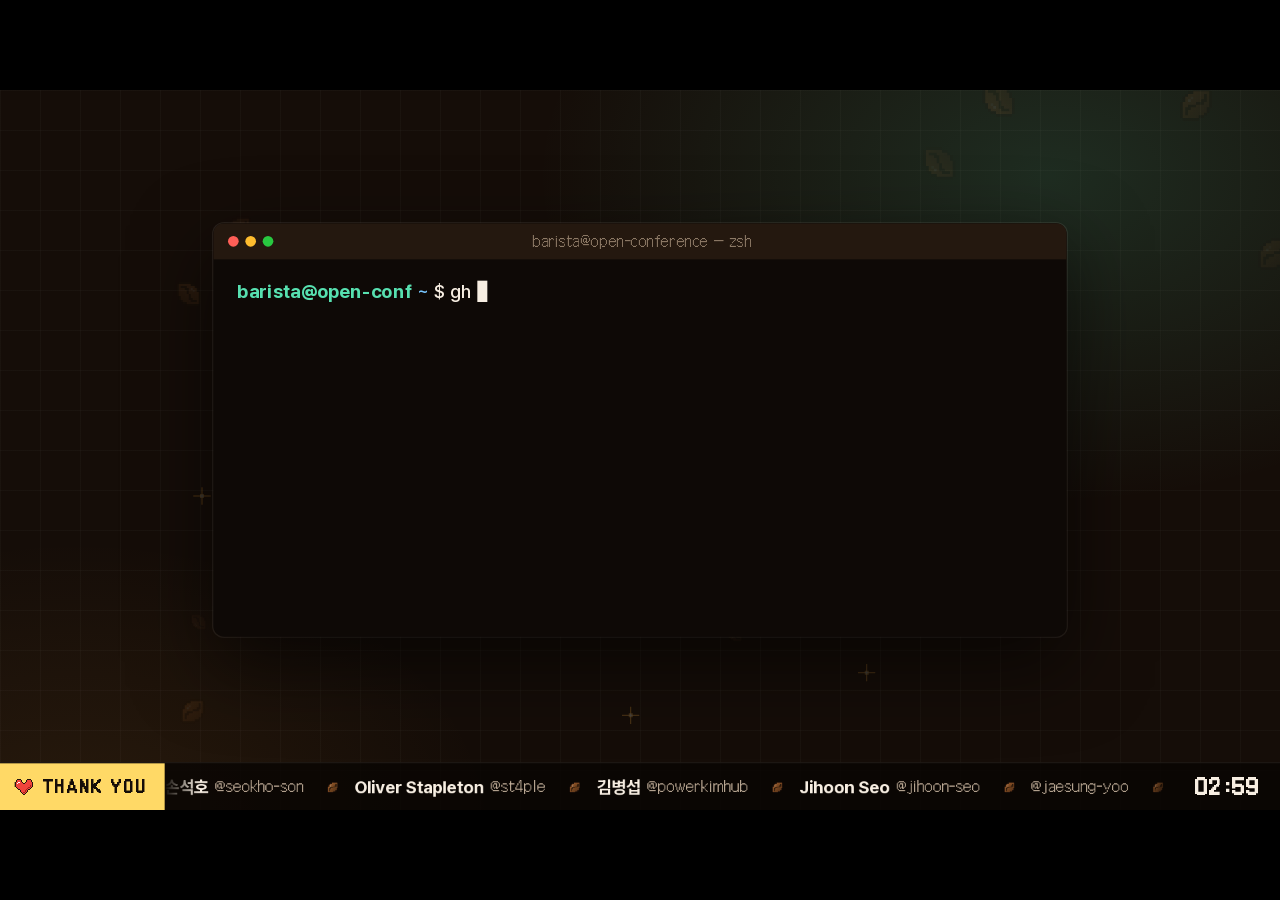
<file: index.html>
<!doctype html>
<html lang="ko">
<head>
<meta charset="utf-8">
<meta name="viewport" content="width=device-width, initial-scale=1">
<title>Cloud-Barista Open Brew</title>
<link rel="stylesheet" href="css/show.css">
</head>
<body>
<div id="viewport">
  <div id="stage">
    <canvas id="bg" width="1920" height="1080"></canvas>
    <div id="scenes"></div>
    <header id="top"></header>
    <footer id="ticker"></footer>
    <canvas id="wipe" width="1920" height="1080"></canvas>
    <div id="loading"><span>☕ brewing…</span></div>
  </div>
</div>

<script src="data/data.js"></script>
<script src="data/avatars.js"></script>
<script src="data/curated.js"></script>
<script src="data/bgm.js"></script>
<script src="config.js"></script>
<script src="js/sprites.js"></script>
<script src="js/engine.js"></script>
<script src="js/music.js"></script>
<script src="js/model.js"></script>
<script src="js/scenes.js"></script>
<script src="js/main.js"></script>
</body>
</html>
</file>
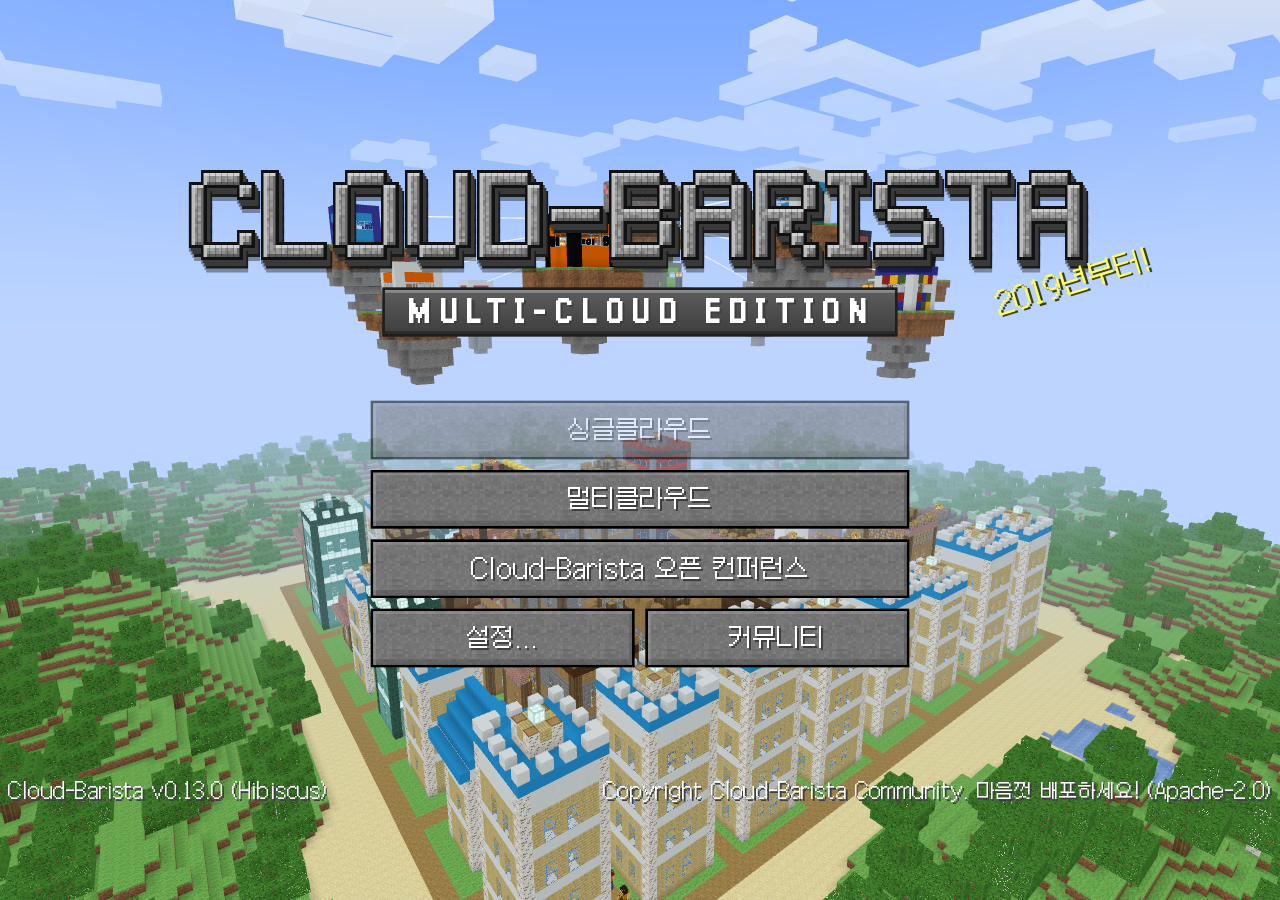
<file: backup-minecraft/index.html>
<!doctype html>
<html lang="ko">
<head>
<meta charset="utf-8">
<meta name="viewport" content="width=device-width, initial-scale=1">
<title>Cloud-Barista World</title>
<link rel="stylesheet" href="css/mc.css">
</head>
<body>
<canvas id="world"></canvas>
<div id="dim"></div>
<div id="stage"></div>
<div id="fade" style="opacity:1"></div>

<script src="vendor/three.min.js"></script>
<script src="data/data.js"></script>
<script src="data/avatars.js"></script>
<script src="config.js"></script>
<script src="js/pixels.js"></script>
<script src="js/world.js"></script>
<script src="js/village.js"></script>
<script src="js/ui.js"></script>
<script src="js/scenes.js"></script>
<script src="js/main.js"></script>
</body>
</html>
</file>
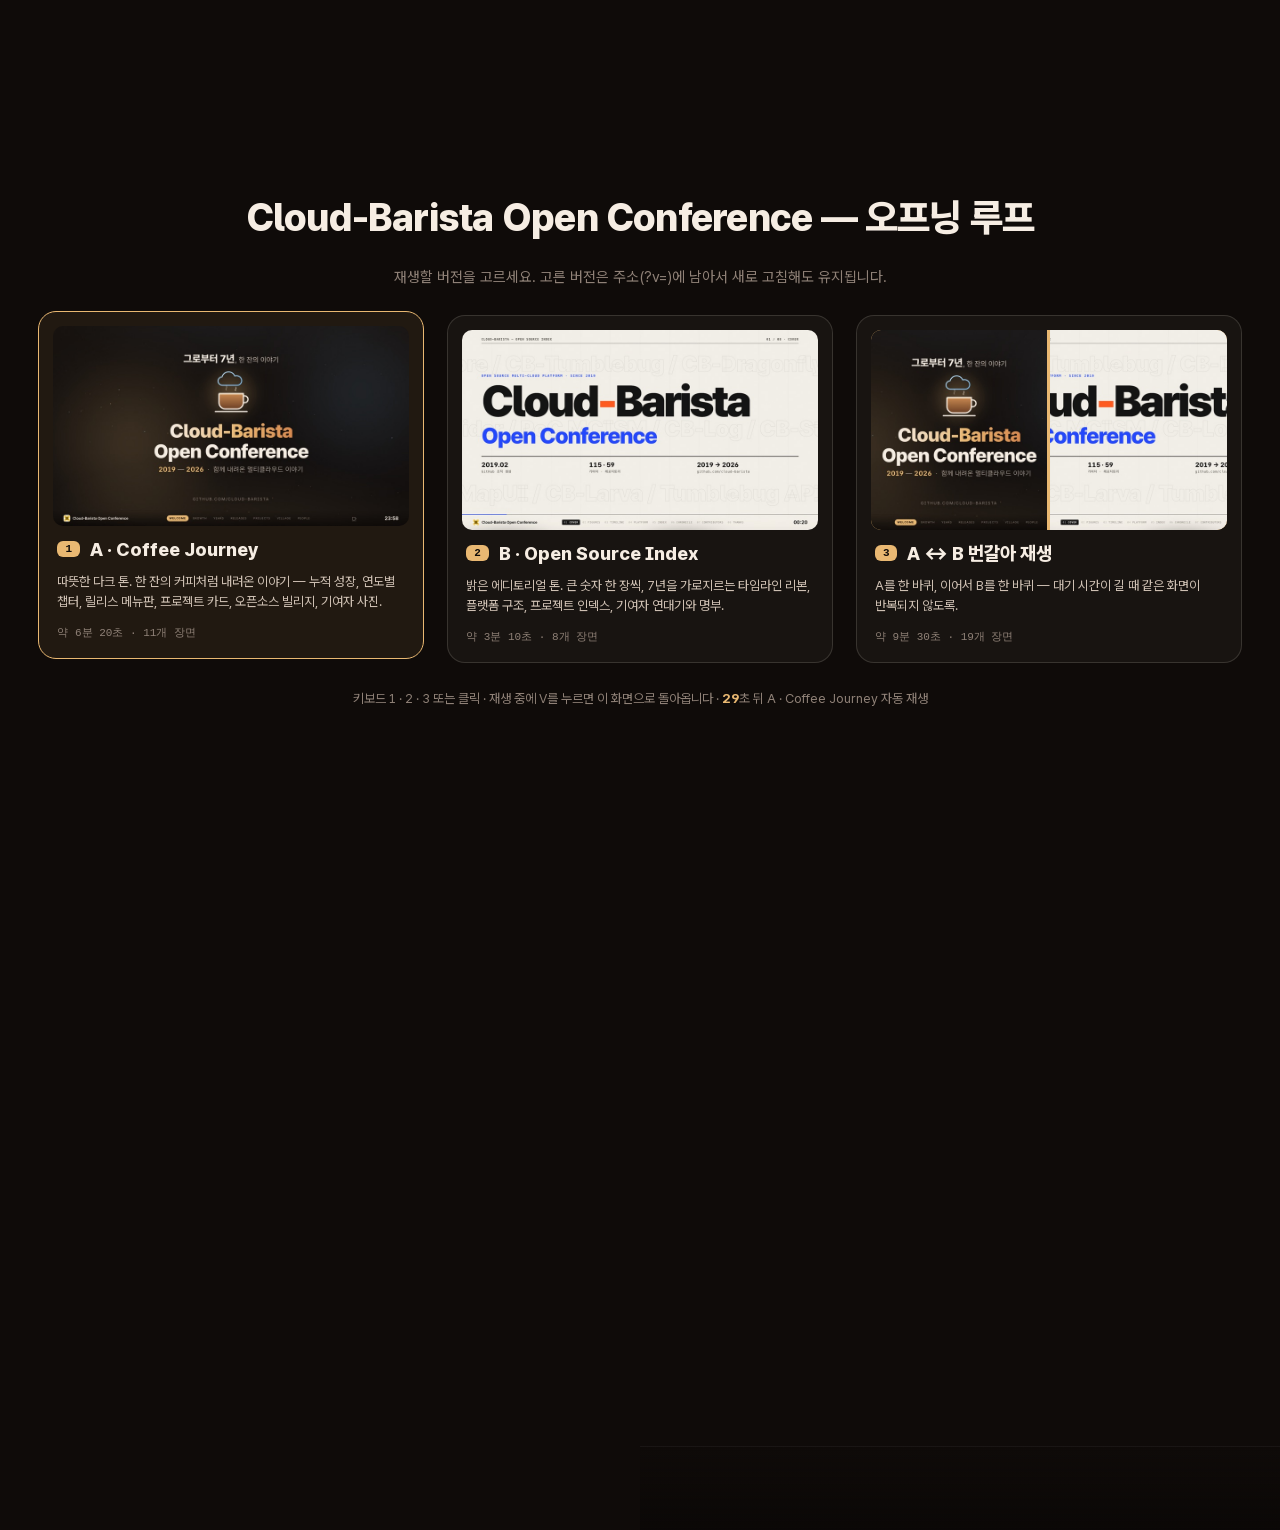
<file: backup/index.html>
<!doctype html>
<html lang="ko">
<head>
  <meta charset="utf-8">
  <meta name="viewport" content="width=device-width, initial-scale=1">
  <title>Cloud-Barista Journey</title>
  <link rel="icon" href="assets/org.png">
  <link rel="stylesheet" href="css/show.css">
  <link rel="stylesheet" href="css/b.css">
</head>
<body>
  <div id="bg"><div class="blob b1"></div><div class="blob b2"></div><canvas></canvas><div class="grain"></div></div>
  <div id="stage"><div id="hud"></div></div>
  <div id="loading">LOADING</div>

  <script src="config.js"></script>
  <script src="data/data.js"></script>
  <script src="data/curated.js"></script>
  <script src="js/engine.js"></script>
  <script src="js/model.js"></script>
  <script src="js/village.js"></script>
  <script src="js/scenes-a.js"></script>
  <script src="js/scenes-b.js"></script>
  <script src="js/main.js"></script>
</body>
</html>
</file>
<file: css/show.css>
/* Cloud-Barista Open Brew — opening loop. A 1920x1080 stage, scaled to fit the screen. */
@font-face { font-family: "Pretendard"; src: url("../assets/fonts/PretendardVariable.woff2") format("woff2-variations"), url("../assets/fonts/PretendardVariable.woff2") format("woff2"); font-weight: 45 920; font-display: block; }
@font-face { font-family: "Galmuri11"; src: url("../assets/fonts/Galmuri11.woff2") format("woff2"); font-weight: 400; font-display: block; }
@font-face { font-family: "Galmuri11"; src: url("../assets/fonts/Galmuri11-Bold.woff2") format("woff2"); font-weight: 700; font-display: block; }

:root {
  --bg: #150d08;
  --panel: #21160e;
  --cream: #f7eee2;
  --muted: #c4b19c;
  --dim: #8d7a66;
  --ink: #150d08;
  --crema: #f2a33a;
  --latte: #e2bf94;
  --yellow: #ffd966;
  --mint: #57e0b0;
  --sky: #79c7ff;
  --pink: #ff7a9a;
  --purple: #c9a8ff;
  --mono: ui-monospace, "SF Mono", Menlo, Consolas, "D2Coding", "Pretendard", monospace;
  --pixel: "Galmuri11", "Pretendard", monospace;
}

* { box-sizing: border-box; margin: 0; padding: 0; }
html, body { width: 100%; height: 100%; overflow: hidden; background: #000; }
body { font-family: "Pretendard", system-ui, sans-serif; color: var(--cream); -webkit-font-smoothing: antialiased; word-break: keep-all; }
body.idle { cursor: none; }
.px { image-rendering: pixelated; display: inline-block; }

#viewport { position: fixed; inset: 0; overflow: hidden; background: #000; }
#stage {
  --accent: var(--crema);
  position: absolute; left: 0; top: 0; width: 1920px; height: 1080px; transform-origin: 0 0; overflow: hidden;
  background:
    radial-gradient(1100px 700px at 82% 12%, color-mix(in srgb, var(--accent) 15%, transparent), transparent 70%),
    radial-gradient(900px 640px at 6% 104%, rgba(242, 163, 58, .09), transparent 70%),
    var(--bg);
  transition: background .8s;
}
/* faint pixel grid */
#stage::before {
  content: ""; position: absolute; inset: 0; pointer-events: none;
  background-image: linear-gradient(rgba(247, 238, 226, .028) 2px, transparent 2px), linear-gradient(90deg, rgba(247, 238, 226, .028) 2px, transparent 2px);
  background-size: 60px 60px;
}
#bg { position: absolute; inset: 0; z-index: 1; pointer-events: none; }
#scenes { position: absolute; inset: 0; z-index: 2; }
#wipe { position: absolute; inset: 0; z-index: 10; display: none; }
#loading { position: absolute; inset: 0; z-index: 20; display: grid; place-items: center; background: var(--bg); font: 700 34px var(--pixel); color: var(--muted); }
.scene { position: absolute; inset: 0; }

/* ---------- shared ---------- */
.head { position: absolute; left: 96px; top: 124px; max-width: 1240px; }
.kick { margin-bottom: 18px; }
.sticker {
  display: inline-flex; align-items: center; gap: 10px; white-space: nowrap;
  font: 700 22px/1 var(--pixel); letter-spacing: .07em; text-transform: uppercase;
  color: var(--ink); background: var(--accent); padding: 11px 16px 10px;
  box-shadow: 5px 5px 0 rgba(0, 0, 0, .5); transform: rotate(-2deg);
}
.h1 { font-weight: 800; font-size: 76px; line-height: 1.1; letter-spacing: -.028em; color: var(--cream); }
.h1 em { font-style: normal; color: var(--accent); }
.sub { margin-top: 14px; font-size: 30px; font-weight: 500; color: var(--muted); letter-spacing: -.01em; }
.sub b { color: var(--cream); }

.av { position: relative; flex: none; border-radius: 18%; overflow: hidden; background: #2e1d12; }
.av img { width: 100%; height: 100%; display: block; object-fit: cover; }
.av .ini { position: absolute; inset: 0; display: grid; place-items: center; font-weight: 800; color: var(--ink); }

.chip { display: inline-flex; align-items: center; gap: 8px; padding: 7px 14px 7px 9px; background: rgba(247, 238, 226, .07); border: 2px solid rgba(247, 238, 226, .1); font-size: 21px; font-weight: 700; white-space: nowrap; }
.chip img { width: 28px; height: 28px; }
.chip.more { color: var(--muted); padding-left: 14px; }
.chips { display: flex; flex-wrap: wrap; gap: 10px; }

.steam { position: absolute; pointer-events: none; }
.steam i { position: absolute; bottom: 0; opacity: 0; }
.bit { position: absolute; pointer-events: none; z-index: 6; }
.inl { width: 40px; height: 40px; vertical-align: -9px; }

/* terminal window */
.term { background: #0e0906; border-radius: 16px; overflow: hidden; box-shadow: 0 40px 120px rgba(0, 0, 0, .6), 0 0 0 2px rgba(247, 238, 226, .09); }
.term .tbar { height: 54px; display: flex; align-items: center; gap: 10px; padding: 0 22px; background: #24180f; }
.term .tbar i { width: 16px; height: 16px; border-radius: 50%; background: #ff5f57; }
.term .tbar i:nth-child(2) { background: #febc2e; }
.term .tbar i:nth-child(3) { background: #28c840; }
.term .tbar span { flex: 1; text-align: center; margin-right: 70px; font: 400 19px var(--pixel); color: var(--dim); }
.term .tbody { padding: 26px 36px; font: 500 28px/1.62 var(--mono); color: var(--cream); }
.term .ln { white-space: pre; }
.term .pr b { color: var(--mint); font-weight: 700; }
.term .pr i { color: var(--sky); font-style: normal; }
.term .out { color: #d9c7b2; }
.term .ar { color: var(--sky); }
.term .str { color: var(--yellow); }
.term .cm { color: var(--dim); }
.term .bar { color: var(--crema); }
.term .pct { color: var(--cream); }
.term .ok { color: var(--mint); border-radius: 6px; }
.term .ok b { color: var(--mint); }
.term .cursor { display: inline-block; width: 15px; height: 32px; background: var(--cream); vertical-align: -6px; animation: blink 1s steps(1) infinite; }
@keyframes blink { 50% { opacity: 0; } }

/* ---------- top bar ---------- */
#top { position: absolute; left: 0; right: 0; top: 0; height: 96px; padding: 0 64px; display: flex; align-items: center; justify-content: space-between; z-index: 5; transition: opacity .6s; }
#top.hidden { opacity: 0; }
#top .brand { display: flex; align-items: center; gap: 14px; }
#top .brand img { width: 40px; height: 40px; }
#top .brand b { font: 700 22px var(--pixel); letter-spacing: .14em; }
#top .brand i { font: 400 22px var(--pixel); color: var(--dim); font-style: normal; }
#top .brand span { font-size: 22px; font-weight: 600; color: var(--muted); }
#top .chapters { display: flex; gap: 4px; }
#top .chapters span { font: 700 16px/1 var(--pixel); letter-spacing: .1em; color: var(--dim); padding: 9px 12px 8px; transition: color .4s, background .4s; }
#top .chapters span.on { color: var(--ink); background: var(--accent); box-shadow: 3px 3px 0 rgba(0, 0, 0, .5); }
#top .paused { display: none; position: absolute; left: 50%; top: 30px; transform: translateX(-50%); font: 700 18px var(--pixel); background: var(--pink); color: var(--ink); padding: 8px 12px; }
body.is-paused #top .paused { display: block; }
body.rehearsal.is-paused #top .paused { display: none; }
body.no-hud #top, body.no-hud #ticker { opacity: 0 !important; }

/* ---------- THANK YOU ticker ---------- */
#ticker { position: absolute; left: 0; right: 0; bottom: 0; height: 72px; z-index: 5; display: flex; align-items: center; background: rgba(9, 5, 3, .82); border-top: 2px solid rgba(247, 238, 226, .07); transition: opacity .6s; }
#ticker .label { flex: none; height: 100%; display: flex; align-items: center; gap: 12px; padding: 0 26px 0 22px; background: var(--yellow); color: var(--ink); font: 700 22px var(--pixel); letter-spacing: .1em; }
#ticker .label img { width: 30px; height: 30px; }
#ticker .track { flex: 1; overflow: hidden; height: 100%; display: flex; align-items: center;
  -webkit-mask-image: linear-gradient(90deg, transparent, #000 50px, #000 calc(100% - 50px), transparent); mask-image: linear-gradient(90deg, transparent, #000 50px, #000 calc(100% - 50px), transparent); }
#ticker .run { display: inline-flex; white-space: nowrap; will-change: transform; }
#ticker .tk { display: inline-flex; align-items: center; gap: 10px; font-size: 26px; font-weight: 600; }
#ticker .tk em { font: 400 19px var(--pixel); color: var(--muted); font-style: normal; }
#ticker .tk img { width: 22px; height: 22px; margin: 0 22px; opacity: .85; }
#ticker .clock { flex: none; padding: 0 30px 0 22px; display: flex; align-items: baseline; gap: 10px; font: 700 30px var(--pixel); }
#ticker .clock small { font-size: 17px; color: var(--muted); }

/* ---------- 1. boot ---------- */
.s-boot .term { position: absolute; left: 320px; top: 200px; width: 1280px; height: 620px; }

/* ---------- 2. title ---------- */
.s-title .art { position: absolute; left: 130px; top: 190px; width: 560px; height: 720px; }
.s-title .art .mug { position: absolute; left: 56px; bottom: 30px; width: 448px; height: 448px; filter: drop-shadow(0 30px 40px rgba(0, 0, 0, .45)); }
.s-title .art .cloud { position: absolute; left: 92px; top: 0; width: 256px; height: 256px; }
.s-title .ttext { position: absolute; left: 760px; top: 286px; width: 1090px; }
.s-title .stickers { display: flex; gap: 18px; margin-bottom: 34px; }
.s-title .sticker.s1 { background: var(--yellow); }
.s-title .sticker.s2 { background: var(--mint); transform: rotate(2deg); }
.s-title .sticker.s3 { background: var(--pink); transform: rotate(-3deg); }
.s-title .brandword { font-weight: 900; font-size: 150px; line-height: .95; letter-spacing: -.045em; white-space: nowrap; text-shadow: 8px 8px 0 rgba(0, 0, 0, .35); }
.s-title .brandword .dash { color: var(--accent); }
.s-title .evname { margin-top: 18px; font-weight: 800; font-size: 74px; letter-spacing: -.03em; color: var(--accent); }
.s-title .tsub { margin-top: 30px; font-size: 34px; font-weight: 500; color: var(--muted); }
.s-title .tsub b { color: var(--cream); }
.s-title .tmeta { margin-top: 26px; display: flex; align-items: center; gap: 18px; font: 700 28px var(--pixel); }
.s-title .tmeta i { width: 10px; height: 10px; background: var(--accent); }
.s-title .trow { margin-top: 46px; display: flex; align-items: center; gap: 30px; }
.s-title .stack { display: flex; align-items: center; }
.s-title .stack .av { margin-left: -14px; box-shadow: 0 0 0 4px var(--bg); }
.s-title .stack .av:first-child { margin-left: 0; }
.s-title .stack .more { margin-left: 14px; padding: 10px 14px 9px; background: rgba(247, 238, 226, .1); font: 700 24px var(--pixel); }
.s-title .turl { font: 700 24px var(--pixel); color: var(--muted); white-space: nowrap; }
.splash { position: absolute; left: 1500px; top: 232px; transform: rotate(-14deg); font: 700 40px var(--pixel); color: #ffff55; text-shadow: 4px 4px 0 #3f3f15; white-space: nowrap; }
.splash span { display: inline-block; }

/* ---------- 3. numbers ---------- */
.s-numbers .grid { position: absolute; left: 96px; right: 96px; top: 372px; display: grid; grid-template-columns: repeat(4, 1fr); gap: 24px; }
.stat { position: relative; height: 280px; padding: 30px 30px 0 38px; background: var(--panel); border: 2px solid rgba(247, 238, 226, .07); overflow: hidden; }
.stat::before { content: ""; position: absolute; left: 0; top: 0; bottom: 0; width: 8px; background: var(--c); }
.stat .v { font-weight: 800; font-size: 88px; line-height: 1; letter-spacing: -.04em; white-space: nowrap; font-variant-numeric: tabular-nums; }
.stat .v small { font-size: 38px; font-weight: 700; margin: 0 10px 0 6px; color: var(--c); letter-spacing: -.02em; }
.stat .k { margin-top: 22px; display: flex; align-items: center; gap: 14px; font-size: 32px; font-weight: 800; color: var(--c); }
.stat .k img { width: 48px; height: 48px; }
.stat .d { margin-top: 10px; font-size: 22px; color: var(--muted); }
.s-numbers .fact { position: absolute; right: 96px; top: 252px; background: var(--latte); transform: rotate(1.5deg); font: 700 22px/1.2 "Pretendard"; letter-spacing: 0; text-transform: none; padding: 10px 20px 10px 12px; }
.s-numbers .fact b { font-weight: 900; }
.s-numbers .fact img { width: 40px; height: 40px; }

/* ---------- 4. at a glance ---------- */
.s-glance .chart { position: absolute; inset: 0; }
.s-glance svg { position: absolute; inset: 0; }
.s-glance .grid line { stroke: rgba(247, 238, 226, .08); stroke-width: 2; }
.s-glance .grid text { fill: var(--dim); font: 400 18px var(--pixel); }
.s-glance .yl { stroke: rgba(247, 238, 226, .12); stroke-width: 2; stroke-dasharray: 4 8; }
.s-glance .yt { fill: var(--muted); font: 700 24px var(--pixel); }
.s-glance .cl { fill: none; stroke: var(--crema); stroke-width: 4; stroke-linejoin: round; }
.s-glance .pl { fill: none; stroke: #b392ff; stroke-width: 3; stroke-linejoin: round; }
.s-glance .ph { stroke: var(--cream); stroke-width: 2; stroke-dasharray: 6 6; }
.s-glance .lg { font-size: 30px; }
.s-glance .lg.c { color: var(--crema); }
.s-glance .lg.p { color: #b392ff; }
.s-glance .counters { position: absolute; right: 96px; top: 128px; text-align: right; }
.s-glance .counters .when { font: 700 66px/1 var(--pixel); }
.s-glance .counters .row { margin-top: 14px; display: flex; gap: 24px; justify-content: flex-end; font-size: 24px; color: var(--muted); }
.s-glance .counters .row b { color: var(--cream); font-weight: 800; font-size: 32px; font-variant-numeric: tabular-nums; }
.s-glance .marks > * { position: absolute; transform: translateX(-50%); }
.s-glance .rel { top: 330px; display: flex; flex-direction: column; align-items: center; gap: 2px; }
.s-glance .rel.low { top: 404px; }
.s-glance .rel img { width: 44px; height: 44px; }
.s-glance .rel span { font: 700 16px var(--pixel); white-space: nowrap; text-shadow: 0 2px 0 #000; }
.s-glance .conf { top: 916px; display: flex; flex-direction: column; align-items: center; font: 700 16px var(--pixel); color: var(--yellow); }
.s-glance .conf i { width: 10px; height: 10px; background: var(--yellow); margin-bottom: 6px; }
.s-glance .mile { top: 482px; padding: 6px 12px; background: #0f2a20; border: 2px solid var(--mint); font: 700 17px var(--pixel); color: var(--mint); white-space: nowrap; display: flex; gap: 10px; align-items: baseline; }
.s-glance .mile span { font-weight: 400; color: #9fe3c9; font-size: 15px; }
.s-glance .mile::after { content: ""; position: absolute; left: 50%; top: 100%; height: 332px; border-left: 2px dashed rgba(87, 224, 176, .45); }
.s-glance .now { top: 906px; background: var(--pink); font-size: 18px; }
.s-glance .peak { transform: none; }
.s-glance .peak i { position: absolute; left: -11px; top: -11px; width: 22px; height: 22px; background: var(--yellow); box-shadow: 0 0 0 5px var(--bg); }
.s-glance .peak .sticker { position: absolute; left: 26px; top: -68px; background: var(--yellow); font-size: 19px; letter-spacing: .02em; text-transform: none; }

/* ---------- 5. years ---------- */
.s-year .ystrip { position: absolute; left: 96px; top: 124px; display: flex; gap: 8px; }
.s-year .ystrip span { font: 700 22px/1 var(--pixel); color: var(--dim); padding: 10px 13px 9px; }
.s-year .ystrip span.past { color: var(--muted); }
.s-year .ystrip span.on { color: var(--ink); background: var(--accent); box-shadow: 4px 4px 0 rgba(0, 0, 0, .5); }
.s-year .yleft { position: absolute; left: 96px; top: 192px; width: 820px; }
.s-year .ybig { display: flex; overflow: hidden; padding: 0 14px 14px 0; font-weight: 900; font-size: 228px; line-height: .92; letter-spacing: -.05em; text-shadow: 10px 10px 0 color-mix(in srgb, var(--accent) 50%, transparent); }
.s-year .ytitle { margin-top: 10px; font-size: 58px; font-weight: 800; letter-spacing: -.03em; color: var(--accent); }
.s-year .yline { margin-top: 14px; font-size: 28px; line-height: 1.45; color: var(--muted); }
.s-year .yline .nw { white-space: nowrap; }
.s-year .badges { margin-top: 20px; display: flex; gap: 14px; min-height: 0; }
.s-year .badges:empty { display: none; }
.s-year .badges .sticker:nth-child(2) { transform: rotate(1.5deg); background: var(--yellow); }
.s-year .badges .sticker.ghost { background: transparent; color: var(--muted); box-shadow: none; outline: 2px dashed var(--dim); transform: none; }
.s-year .yrels { margin-top: 26px; display: flex; flex-direction: column; gap: 12px; }
.s-year .yrel { display: flex; align-items: center; gap: 18px; }
.s-year .yrel img { width: 64px; height: 64px; }
.s-year .yrel b { display: block; font-size: 34px; font-weight: 800; color: var(--rc); line-height: 1.1; }
.s-year .yrel > div > span { font-size: 21px; color: var(--muted); }
.s-year .yrel .vd { margin-left: 14px; font: 400 20px var(--pixel); color: var(--muted); display: flex; gap: 12px; align-items: baseline; }
.s-year .yrel .vd b { font: 700 24px var(--pixel); color: var(--cream); }
.s-year .yconfs { margin-top: 18px; display: flex; flex-wrap: wrap; gap: 10px; }
.s-year .yconfs span { font: 700 18px var(--pixel); color: var(--yellow); outline: 2px solid rgba(255, 217, 102, .4); padding: 8px 11px 7px; }
.s-year .yconfs b { margin-right: 8px; }
.s-year .yright { position: absolute; left: 980px; top: 192px; width: 844px; }
.s-year .ystats { display: grid; grid-template-columns: repeat(4, 1fr); gap: 14px; }
.s-year .ys { padding: 14px 18px 12px; background: var(--panel); border-top: 5px solid var(--accent); }
.s-year .ys b { display: block; font-size: 48px; font-weight: 800; letter-spacing: -.03em; font-variant-numeric: tabular-nums; }
.s-year .ys span { font-size: 20px; color: var(--muted); }
.s-year .ysec { margin-top: 26px; }
.s-year .lab { display: block; font: 700 20px var(--pixel); color: var(--accent); letter-spacing: .05em; margin-bottom: 12px; }
.s-year .faces { display: flex; flex-wrap: wrap; gap: 10px 8px; }
.s-year .face { display: flex; flex-direction: column; align-items: center; gap: 6px; }
.s-year .face span { font-size: 15px; color: var(--muted); max-width: 100%; overflow: hidden; text-overflow: ellipsis; white-space: nowrap; }
.s-year .quiet { font-size: 24px; color: var(--muted); }
.s-year .ycum { position: absolute; left: 980px; top: 930px; font-size: 22px; color: var(--muted); }
.s-year .ycum b { color: var(--cream); }

/* ---------- 6. blend ---------- */
.s-blend .lab { font: 700 20px var(--pixel); color: var(--accent); letter-spacing: .05em; margin-bottom: 16px; }
.s-blend .beans { position: absolute; left: 96px; top: 372px; width: 520px; }
.s-blend .sgrid { display: grid; grid-template-columns: repeat(4, 1fr); gap: 16px 6px; }
.s-blend .sack { display: flex; flex-direction: column; align-items: center; gap: 2px; }
.s-blend .sack img { width: 84px; height: 84px; }
.s-blend .sack span { font-size: 18px; font-weight: 700; white-space: nowrap; }
.s-blend .station { position: absolute; top: 386px; width: 380px; height: 452px; padding: 28px; background: var(--panel); border: 2px solid rgba(247, 238, 226, .1); display: flex; flex-direction: column; align-items: center; justify-content: center; text-align: center; z-index: 2; }
.s-blend .station .pic { width: 200px; height: 200px; display: grid; place-items: center; border-radius: 50%; background: radial-gradient(closest-side, #f4e6d2 0 70%, #d9c6ab 71% 76%, transparent 77%); }
.s-blend .station.g { left: 680px; }
.s-blend .station.m { left: 1110px; }
.s-blend .station .step { position: absolute; left: -20px; top: -20px; width: 46px; height: 46px; background: var(--accent); color: var(--ink); font: 700 24px var(--pixel); display: grid; place-items: center; box-shadow: 4px 4px 0 rgba(0, 0, 0, .5); }
.s-blend .station img { width: 144px; height: 144px; }
.s-blend .station .role { margin-top: 12px; }
.s-blend .station.m .role { background: var(--yellow); }
.s-blend .station .nm { margin-top: 20px; font-size: 42px; font-weight: 800; letter-spacing: -.02em; }
.s-blend .station .ln { margin-top: 12px; font-size: 22px; color: var(--muted); line-height: 1.5; }
.s-blend .menu { position: absolute; left: 1556px; top: 372px; width: 300px; }
.s-blend .drink { display: flex; align-items: center; gap: 14px; margin-bottom: 24px; }
.s-blend .drink img { width: 72px; height: 72px; }
.s-blend .drink b { display: block; font-size: 25px; font-weight: 800; }
.s-blend .drink span { font-size: 18px; color: var(--muted); }
.s-blend .flow { position: absolute; inset: 0; pointer-events: none; z-index: 1; }
.s-blend .tbean { position: absolute; width: 30px; height: 30px; opacity: 0; }

/* ---------- 7. bug dex ---------- */
.s-bugs .dex { position: absolute; left: 96px; right: 96px; top: 352px; display: grid; grid-template-columns: repeat(7, 1fr); gap: 16px; }
.s-bugs .bug { position: relative; height: 300px; padding: 12px 12px 12px; background: var(--panel); border: 2px solid rgba(247, 238, 226, .09); display: flex; flex-direction: column; align-items: center; text-align: center; transition: transform .3s, box-shadow .3s; }
.s-bugs .bug .no { align-self: flex-start; font: 700 16px var(--pixel); color: var(--dim); }
.s-bugs .bug .pic { width: 150px; height: 112px; display: grid; place-items: center; background: radial-gradient(closest-side, color-mix(in srgb, var(--c) 34%, transparent), transparent); }
.s-bugs .bug .pic img { width: 104px; height: 104px; }
.s-bugs .bug .nm { margin-top: 4px; font-size: 22px; font-weight: 800; white-space: nowrap; letter-spacing: -.02em; }
.s-bugs .bug .ko { margin-top: 4px; font: 700 17px var(--pixel); color: var(--c); }
.s-bugs .bug .ln { margin-top: 8px; font-size: 17px; line-height: 1.35; color: var(--muted); word-break: keep-all; }
.s-bugs .bug .ft { margin-top: auto; width: 100%; display: flex; justify-content: space-between; font: 400 14px var(--pixel); color: var(--dim); }
.s-bugs .bug.sleep .pic img { filter: grayscale(.55) brightness(.85); }
.s-bugs .bug .zz { position: absolute; right: 8px; top: 10px; font: 700 14px var(--pixel); color: var(--sky); transform: rotate(6deg); }
.s-bugs .bug.scan { transform: translateY(-12px); box-shadow: 0 0 0 4px var(--c), 0 18px 40px rgba(0, 0, 0, .45); }
.s-bugs .tail { position: absolute; right: 96px; top: 280px; background: var(--sky); transform: rotate(1.5deg); font: 700 21px "Pretendard"; letter-spacing: 0; text-transform: none; }

/* ---------- 8. menu ---------- */
.s-menu .board { position: absolute; left: 96px; right: 96px; top: 348px; display: grid; grid-template-columns: 1fr 1fr; gap: 64px; padding: 26px 48px 22px; background: #1a110b; outline: 3px solid rgba(226, 191, 148, .22); box-shadow: inset 0 0 0 10px rgba(0, 0, 0, .25); }
.s-menu .col h3 { display: flex; align-items: baseline; justify-content: space-between; font: 700 30px var(--pixel); letter-spacing: .14em; color: var(--accent); border-bottom: 3px dashed rgba(226, 191, 148, .32); padding-bottom: 12px; margin-bottom: 6px; }
.s-menu .col h3 span { font-size: 20px; color: var(--muted); letter-spacing: .04em; }
.s-menu .item { position: relative; display: flex; align-items: center; gap: 16px; height: 70px; padding: 0 10px; }
.s-menu .item img { width: 52px; height: 52px; }
.s-menu .item .nm { font-size: 32px; font-weight: 800; color: var(--rc); white-space: nowrap; }
.s-menu .item .ko { font-size: 20px; color: var(--muted); white-space: nowrap; }
.s-menu .item .dots { flex: 1; border-bottom: 3px dotted rgba(247, 238, 226, .16); transform: translateY(8px); }
.s-menu .item .v { font: 700 22px var(--pixel); }
.s-menu .item .dt { width: 92px; text-align: right; font: 400 19px var(--pixel); color: var(--muted); }
.s-menu .item.latest { background: linear-gradient(90deg, color-mix(in srgb, var(--rc) 20%, transparent), transparent 80%); }
.s-menu .item .new { position: absolute; left: -30px; top: -4px; background: var(--pink); font-size: 16px; padding: 6px 8px 5px; transform: rotate(-12deg); }
.s-menu .item.mystery .q { position: relative; width: 52px; height: 52px; }
.s-menu .item.mystery .q i { position: absolute; left: 0; right: 0; top: 4px; text-align: center; font: 700 30px var(--pixel); color: var(--yellow); font-style: normal; text-shadow: 3px 3px 0 #000; }
.s-menu .item.mystery .nm { color: var(--muted); }
.s-menu .item.mystery .v, .s-menu .item.mystery .dt { color: var(--dim); }

/* ---------- 9. dev life ---------- */
.s-devlife .pleft { position: absolute; left: 96px; top: 360px; }
.s-devlife .hrs { display: flex; gap: 5px; margin: 0 0 8px 52px; }
.s-devlife .hrs span { width: 38px; font: 400 16px var(--pixel); color: var(--dim); }
.s-devlife .prow { display: flex; align-items: center; gap: 5px; margin-bottom: 5px; }
.s-devlife .dk { width: 47px; font: 700 20px var(--pixel); color: var(--muted); }
.s-devlife .prow i { display: block; width: 38px; height: 38px; }
.s-devlife .hist { position: relative; display: flex; align-items: flex-end; gap: 5px; height: 150px; margin: 22px 0 0 52px; border-bottom: 2px solid rgba(247, 238, 226, .15); }
.s-devlife .bar { position: relative; width: 38px; background: #7a4521; transform-origin: bottom; }
.s-devlife .bar.pk { background: var(--yellow); }
.s-devlife .bar.dip { background: var(--mint); }
.s-devlife .bar[data-l]::after { content: attr(data-l); position: absolute; left: 50%; bottom: calc(100% + 6px); transform: translateX(-50%); font: 700 16px var(--pixel); white-space: nowrap; color: var(--cream); }
.s-devlife .legend { margin: 14px 0 0 52px; display: flex; align-items: center; gap: 8px; font: 400 16px var(--pixel); color: var(--dim); }
.s-devlife .legend i { width: 18px; height: 18px; }
.s-devlife .pright { position: absolute; left: 1252px; top: 340px; width: 572px; display: flex; flex-direction: column; gap: 18px; }
.s-devlife .pfact { display: flex; align-items: center; gap: 24px; min-height: 128px; padding: 16px 24px; background: var(--panel); border-left: 8px solid var(--c); }
.s-devlife .pfact .big { min-width: 206px; font-size: 54px; font-weight: 900; color: var(--c); letter-spacing: -.035em; white-space: nowrap; }
.s-devlife .pfact .k { font-size: 23px; font-weight: 700; }
.s-devlife .pfact .q { margin-top: 6px; font: 400 18px var(--pixel); color: var(--muted); }

/* ---------- 10. head baristas ---------- */
.s-heroes .hgrid { position: absolute; left: 60px; right: 60px; top: 390px; display: flex; flex-direction: column; align-items: center; gap: 30px; }
.s-heroes .hrow { display: flex; gap: 20px; }
.s-heroes .hcard { width: 176px; display: flex; flex-direction: column; align-items: center; gap: 8px; text-align: center; }
.s-heroes .hcard .av { box-shadow: 6px 6px 0 rgba(0, 0, 0, .45); }
.s-heroes .hcard b { font-size: 25px; font-weight: 800; max-width: 100%; overflow: hidden; text-overflow: ellipsis; white-space: nowrap; }
.s-heroes .hcard span { font: 400 15px var(--pixel); color: var(--muted); max-width: 100%; overflow: hidden; text-overflow: ellipsis; white-space: nowrap; }
.s-heroes .htag { position: absolute; left: 96px; top: 130px; display: flex; align-items: center; gap: 22px; }
.s-heroes .htag .cnt { font: 700 30px var(--pixel); }
.s-heroes .hspot { position: absolute; left: 96px; top: 238px; width: 1040px; height: 720px; }
.s-heroes .card { display: flex; align-items: flex-start; gap: 54px; }
.s-heroes .portrait { flex: none; padding: 14px; background: var(--cream); box-shadow: 14px 14px 0 var(--accent); transform: rotate(-2deg); }
.s-heroes .portrait .av { border-radius: 0; }
.s-heroes .info { width: 580px; padding-top: 4px; }
.s-heroes .info .nm { font-size: 96px; font-weight: 900; line-height: 1.04; letter-spacing: -.04em; white-space: nowrap; overflow: hidden; }
.s-heroes .info .login { margin-top: 10px; font: 700 28px var(--pixel); color: var(--accent); }
.s-heroes .info .role { margin-top: 14px; font-size: 30px; font-weight: 700; }
.s-heroes .info .since { margin-top: 28px; display: flex; align-items: baseline; gap: 14px; font: 400 22px var(--pixel); color: var(--muted); }
.s-heroes .info .since b { font: 700 46px var(--pixel); color: var(--cream); }
.s-heroes .info .era { margin-top: 16px; display: inline-flex; align-items: center; gap: 12px; padding: 8px 20px 8px 10px; background: rgba(247, 238, 226, .08); font-size: 26px; font-weight: 700; }
.s-heroes .info .era img { width: 44px; height: 44px; }
.s-heroes .info .repos { margin-top: 30px; }
.s-heroes .info .repos .lab { display: block; margin-bottom: 12px; font: 700 18px var(--pixel); color: var(--muted); letter-spacing: .04em; }
.s-heroes .thx { position: absolute; left: 6px; top: 420px; display: inline-flex; align-items: center; gap: 14px; padding: 14px 22px 13px 16px; background: var(--yellow); color: var(--ink); font: 700 28px var(--pixel); box-shadow: 6px 6px 0 rgba(0, 0, 0, .5); transform: rotate(-2deg); white-space: nowrap; }
.s-heroes .hmini { position: absolute; left: 1196px; top: 238px; width: 628px; display: grid; grid-template-columns: repeat(5, 1fr); gap: 18px 8px; }
.s-heroes .mi { display: flex; flex-direction: column; align-items: center; gap: 6px; opacity: .38; transition: opacity .4s, transform .4s; }
.s-heroes .mi span { font-size: 15px; color: var(--muted); max-width: 118px; overflow: hidden; text-overflow: ellipsis; white-space: nowrap; }
.s-heroes .mi.seen { opacity: .75; }
.s-heroes .mi.on { opacity: 1; transform: scale(1.12); }
.s-heroes .mi.on .av { box-shadow: 0 0 0 5px var(--accent), 6px 6px 0 rgba(0, 0, 0, .5); }
.s-heroes .mi.on span { color: var(--cream); font-weight: 700; }

/* ---------- 11. everyone, as one mug ---------- */
.s-wall .mosaic .blk { position: absolute; }
.s-wall .blk.ceramic { background: #f4efe6; box-shadow: inset -6px -6px 0 rgba(0, 0, 0, .07); }
.s-wall .blk.rim { background: #fffaf2; box-shadow: inset 0 -8px 0 #d9cfc0; }
.s-wall .blk.shade { background: #cfc6b8; box-shadow: inset -6px -6px 0 rgba(0, 0, 0, .08); }
.s-wall .blk.seat { background: #2e1a0e; box-shadow: inset 0 0 0 2px rgba(0, 0, 0, .3); }
.s-wall .blk.seat.free { background: #4a2c17; display: grid; place-items: center; }
.s-wall .blk.seat.free::after { content: "+"; font: 700 30px var(--pixel); color: var(--crema); }
.s-wall .mosaic .av.m { position: absolute; border-radius: 6px; transition: transform .35s, filter .35s, box-shadow .35s; }
.s-wall .mosaic.focus .av.m:not(.hot) { filter: brightness(.42) saturate(.5); }
.s-wall .mosaic .av.m.hot { z-index: 3; transform: scale(1.75); box-shadow: 0 0 0 3px var(--accent), 0 12px 30px rgba(0, 0, 0, .6); }
.s-wall .wcount { position: absolute; left: 96px; top: 372px; }
.s-wall .wcount .yr { font: 700 64px/1 var(--pixel); color: var(--accent); }
.s-wall .wcount .cnt { margin-top: 6px; font-size: 60px; font-weight: 800; color: var(--muted); }
.s-wall .wcount .cnt b { font-size: 170px; line-height: 1; font-weight: 900; color: var(--cream); letter-spacing: -.05em; font-variant-numeric: tabular-nums; margin-right: 8px; }
.s-wall .wmsg, .s-wall .wspot { position: absolute; left: 96px; top: 700px; width: 700px; }
.s-wall .wmsg .big { font-size: 66px; font-weight: 900; color: var(--accent); letter-spacing: -.03em; }
.s-wall .wmsg .line { margin-top: 10px; font-size: 28px; font-weight: 600; }
.s-wall .wmsg .line.dim { color: var(--muted); font-weight: 500; display: flex; align-items: center; gap: 10px; }
.s-wall .wmsg .plus { display: inline-grid; place-items: center; width: 36px; height: 36px; background: #4a2c17; color: var(--crema); font: 700 24px var(--pixel); }
.s-wall .sc { display: flex; gap: 26px; align-items: center; }
.s-wall .sc .av { box-shadow: 0 0 0 4px var(--accent), 8px 8px 0 rgba(0, 0, 0, .45); }
.s-wall .sc .nm { font-size: 46px; font-weight: 900; letter-spacing: -.03em; white-space: nowrap; }
.s-wall .sc .lg { margin-top: 4px; font: 700 22px var(--pixel); color: var(--accent); }
.s-wall .sc .mt { margin-top: 10px; font-size: 22px; color: var(--muted); }
.s-wall .sc .er { margin-top: 8px; display: flex; align-items: center; gap: 10px; font-size: 22px; font-weight: 700; }
.s-wall .sc .er img { width: 34px; height: 34px; }

/* ---------- 12. join ---------- */
.s-join .term { position: absolute; left: 96px; top: 392px; width: 1080px; height: 420px; }
.s-join .term .tbody { font-size: 26px; }
.s-join .qr { position: absolute; left: 1300px; top: 336px; width: 464px; padding: 32px 32px 28px; background: var(--cream); color: var(--ink); text-align: center; box-shadow: 16px 16px 0 var(--accent); transform: rotate(2deg); }
.s-join .qr .code svg { width: 400px; height: 400px; display: block; }
.s-join .qr .url { margin-top: 16px; font: 700 26px var(--pixel); }
.s-join .qr .url2 { margin-top: 6px; font: 400 20px var(--pixel); color: #6b5a48; }
.s-join .qr .scan { position: absolute; right: -30px; top: -24px; background: var(--pink); transform: rotate(10deg); }

/* ---------- 13. outro ---------- */
.s-outro { display: flex; flex-direction: column; align-items: center; justify-content: center; text-align: center; padding-bottom: 70px; }
.s-outro .cheers { position: relative; display: flex; height: 250px; margin-bottom: 20px; }
.s-outro .cheers img { width: 240px; height: 240px; }
.s-outro .cheers .ma { transform: rotate(12deg); }
.s-outro .cheers .mb { transform: scaleX(-1) rotate(12deg); margin-left: -30px; }
.s-outro .big { font-size: 86px; font-weight: 900; letter-spacing: -.035em; }
.s-outro .count { font: 700 130px/1.1 var(--pixel); color: var(--accent); }
.s-outro .evt { margin-top: 18px; font-size: 46px; font-weight: 800; color: var(--accent); letter-spacing: -.02em; }
.s-outro .meta { margin-top: 18px; display: flex; align-items: center; gap: 18px; font: 700 28px var(--pixel); }
.s-outro .meta i { width: 10px; height: 10px; background: var(--accent); }
.s-outro .thanks { margin-top: 40px; font-size: 28px; color: var(--muted); }
.s-outro .thanks b { color: var(--cream); font-weight: 800; }
</file>
<file: backup-minecraft/css/mc.css>
/* Minecraft-style UI on a fixed 1920x1080 stage that is scaled to the window. */
@font-face { font-family: 'Galmuri11'; src: url('../assets/fonts/Galmuri11.woff2') format('woff2'); font-display: block; }
@font-face { font-family: 'Galmuri11'; font-weight: 700; src: url('../assets/fonts/Galmuri11-Bold.woff2') format('woff2'); font-display: block; }

:root {
  --bg: #000;
  --white: #ffffff; --white-sh: #3f3f3f;
  --gray: #aaaaaa; --gray-sh: #2a2a2a;
  --dgray: #555555; --dgray-sh: #151515;
  --yellow: #ffff55; --yellow-sh: #3f3f15;
  --gold: #ffaa00; --gold-sh: #3f2a00;
  --green: #55ff55; --green-sh: #153f15;
  --aqua: #55ffff; --aqua-sh: #153f3f;
  --red: #ff5555; --red-sh: #3f1515;
  --purple: #ff55ff; --purple-sh: #3f153f;
  --dpurple: #aa00aa;
}

* { box-sizing: border-box; margin: 0; padding: 0; }
html, body { width: 100%; height: 100%; overflow: hidden; background: var(--bg); cursor: none; }
body { font-family: 'Galmuri11', monospace; color: var(--white); -webkit-font-smoothing: none; font-smooth: never; }

#world { position: fixed; inset: 0; width: 100vw; height: 100vh; display: block; }
#stage { position: fixed; left: 0; top: 0; width: 1920px; height: 1080px; transform-origin: 0 0; pointer-events: none; }
#stage > div { position: absolute; inset: 0; }
#fade { position: fixed; inset: 0; background: #000; opacity: 0; pointer-events: none; }
#dim { position: fixed; inset: 0; background: rgba(16, 16, 16, 0.62); opacity: 0; pointer-events: none; }

/* ---- text ---- */
.t { color: var(--c, var(--white)); text-shadow: 0.0833em 0.0833em 0 var(--s, var(--white-sh)); line-height: 1.25; white-space: nowrap; }
.c-gray { --c: var(--gray); --s: var(--gray-sh); }
.c-dgray { --c: var(--dgray); --s: var(--dgray-sh); }
.c-yellow { --c: var(--yellow); --s: var(--yellow-sh); }
.c-gold { --c: var(--gold); --s: var(--gold-sh); }
.c-green { --c: var(--green); --s: var(--green-sh); }
.c-aqua { --c: var(--aqua); --s: var(--aqua-sh); }
.c-red { --c: var(--red); --s: var(--red-sh); }
.c-purple { --c: var(--purple); --s: var(--purple-sh); }
.b { font-weight: 700; }
.px { image-rendering: pixelated; }

/* ---- dirt background (option screens) ---- */
.dirt { background-color: #3b2a1e; background-size: 128px 128px; image-rendering: pixelated; }
.dirt::before { content: ''; position: absolute; inset: 0; background: rgba(0, 0, 0, 0.62); }
.dirt > * { position: relative; }

/* ---- title screen ---- */
.logo { position: absolute; left: 50%; top: 120px; transform: translateX(-50%); image-rendering: pixelated; filter: drop-shadow(0 6px 0 rgba(0,0,0,.35)); }
.edition { position: absolute; left: 50%; top: 300px; transform: translateX(-50%); font-size: 40px; font-weight: 700; letter-spacing: 0.32em;
  padding: 8px 28px 8px 36px; background: linear-gradient(#5d5d5d, #3e3e3e); box-shadow: 0 0 0 4px #1e1e1e, inset 0 4px 0 #8a8a8a, inset 0 -4px 0 #2a2a2a; }
.splash { position: absolute; left: 1610px; top: 288px; font-size: 40px; transform-origin: 50% 50%; --c: var(--yellow); --s: var(--yellow-sh); }
.menu { position: absolute; left: 560px; top: 470px; width: 800px; }
.btn { position: relative; height: 80px; margin-bottom: 24px; display: flex; align-items: center; justify-content: center; font-size: 36px;
  background-color: #6f6f6f; background-size: 64px 64px; image-rendering: pixelated;
  box-shadow: inset 4px 4px 0 rgba(255,255,255,.35), inset -4px -8px 0 rgba(0,0,0,.35), 0 0 0 4px #000; }
.btn::before { content: ''; position: absolute; inset: 0; background: rgba(110, 110, 110, 0.55); }
.btn > span { position: relative; }
.btn.hover::before { background: rgba(126, 136, 191, 0.75); }
.btn.hover { box-shadow: inset 4px 4px 0 rgba(255,255,255,.55), inset -4px -8px 0 rgba(0,0,0,.3), 0 0 0 4px #fff; }
.btn.press { transform: translateY(2px); }
.btn-row { display: flex; gap: 24px; }
.btn-row .btn { flex: 1; }
.corner { position: absolute; font-size: 28px; }
.corner.bl { left: 12px; bottom: 10px; }
.corner.br { right: 12px; bottom: 10px; }

/* ---- HUD ---- */
.boss { position: absolute; left: 50%; top: 18px; transform: translateX(-50%); text-align: center; }
.boss .name { font-size: 30px; margin-bottom: 6px; }
.boss .bar { width: 728px; height: 20px; background: #2a0f22; box-shadow: 0 0 0 2px #000, inset 0 4px 0 #4a1b3c; position: relative; margin: 0 auto; }
.boss .fill { position: absolute; left: 0; top: 0; bottom: 0; background: #ec3fbd; box-shadow: inset 0 4px 0 #ff8be0, inset 0 -4px 0 #b02a8c; }
.boss .notch { position: absolute; top: 0; bottom: 0; width: 4px; background: rgba(0,0,0,.35); }

.score { position: absolute; right: 8px; top: 50%; transform: translateY(-50%); min-width: 380px; font-size: 30px; }
.score .head { background: rgba(0,0,0,.45); text-align: center; padding: 4px 16px; }
.score .row { background: rgba(0,0,0,.3); display: flex; justify-content: space-between; gap: 40px; padding: 2px 12px; }
.score .row .v { --c: var(--red); --s: var(--red-sh); }

.chat { position: absolute; left: 8px; bottom: 200px; width: 860px; font-size: 23px; }
.chat .line { background: rgba(0,0,0,.5); padding: 1px 8px; white-space: nowrap; overflow: hidden; text-overflow: clip; }
.chat-input { position: absolute; left: 8px; right: 8px; bottom: 8px; height: 52px; background: rgba(0,0,0,.5); font-size: 30px; padding: 8px 10px; }

.toasts { position: absolute; right: 0; top: 0; width: 680px; }
.toast { position: absolute; right: 0; width: 640px; height: 128px; background: #212121; display: flex; align-items: center; gap: 24px; padding: 0 28px;
  box-shadow: inset 0 0 0 4px #000, inset 4px 4px 0 8px #555, inset -4px -4px 0 8px #111; }
.toast img { width: 64px; height: 64px; image-rendering: pixelated; flex: none; }
.toast .h { font-size: 28px; }
.toast .m { font-size: 28px; margin-top: 6px; }

.mtitle { position: absolute; left: 0; right: 0; text-align: center; }
.mtitle .big { font-size: 112px; font-weight: 700; }
.mtitle .sub { font-size: 44px; margin-top: 10px; }
.actionbar { position: absolute; left: 0; right: 0; bottom: 118px; text-align: center; font-size: 34px; }

.hotbar { position: absolute; left: 50%; bottom: 16px; transform: translateX(-50%); display: flex; background: rgba(0,0,0,.35);
  box-shadow: 0 0 0 4px #2b2b2b, inset 0 0 0 4px #8b8b8b; padding: 4px; }
.hotbar .s { width: 80px; height: 80px; display: flex; align-items: center; justify-content: center; box-shadow: inset 0 0 0 4px #3c3c3c; }
.hotbar .s img { width: 56px; height: 56px; image-rendering: pixelated; }
.hotbar .s.sel { box-shadow: 0 0 0 4px #000, inset 0 0 0 6px #fff; position: relative; z-index: 1; }

/* ---- name tags (projected from 3D) ---- */
.tag { position: absolute; left: 0; top: 0; background: rgba(0,0,0,.28); padding: 2px 8px 0; font-size: 26px; transform-origin: 50% 100%; white-space: nowrap; will-change: transform; }
.tag.big { font-size: 34px; padding: 4px 12px 2px; background: rgba(0,0,0,.4); }
.tag.repo { background: rgba(0,0,0,.42); }
.tag img { width: 1.1em; height: 1.1em; vertical-align: -0.18em; margin-right: 6px; image-rendering: pixelated; }

/* ---- GUI panels ---- */
.gui { position: absolute; background: #c6c6c6; box-shadow: 0 0 0 4px #000, inset 4px 4px 0 #fff, inset -4px -4px 0 #555; padding: 28px; color: #404040; }
.gui .gt { font-size: 32px; color: #404040; text-shadow: none; margin: 0 0 14px 4px; white-space: nowrap; }
.slots { display: grid; grid-template-columns: repeat(9, 72px); }
.slot { width: 72px; height: 72px; background: #8b8b8b; box-shadow: inset 4px 4px 0 #373737, inset -4px -4px 0 #fff; position: relative; display: flex; align-items: center; justify-content: center; }
.slot img { width: 56px; height: 56px; image-rendering: pixelated; }
.slot .n { position: absolute; right: 2px; bottom: -4px; font-size: 28px; }
.slot.hl::after { content: ''; position: absolute; inset: 4px; background: rgba(255,255,255,.5); }
.slot.pop img { animation: pop .35s ease-out; }
@keyframes pop { 0% { transform: scale(.2); } 70% { transform: scale(1.25); } 100% { transform: scale(1); } }

.tooltip { position: absolute; background: rgba(16, 0, 16, .94); padding: 10px 16px 12px; font-size: 28px;
  box-shadow: 0 0 0 4px rgba(16,0,16,.94); border: 4px solid; border-image: linear-gradient(#5000ff, #28007f) 1; max-width: 900px; }
.tooltip .t { white-space: normal; }
.tooltip .l2 { margin-top: 6px; }

.cursor { position: absolute; left: 0; top: 0; width: 44px; height: 64px; image-rendering: pixelated; z-index: 50; }

/* ---- tab player list ---- */
.tab { position: absolute; left: 50%; top: 40px; transform: translateX(-50%); text-align: center; }
.tab .hdr { font-size: 36px; margin-bottom: 4px; }
.tab .grid { display: grid; gap: 4px; padding: 4px; background: rgba(0,0,0,.42); margin: 10px auto; text-align: left; }
.tab .p { background: rgba(255,255,255,.13); height: 28px; display: flex; align-items: center; font-size: 22px; padding-right: 6px; opacity: 0; }
.tab .p.on { opacity: 1; }
.tab .p img { width: 28px; height: 28px; image-rendering: pixelated; margin-right: 6px; flex: none; }
.tab .p .nm { flex: 1; overflow: hidden; }
.tab .p .ping { display: flex; align-items: flex-end; gap: 2px; height: 18px; margin-left: 8px; }
.tab .p .ping i { display: block; width: 3px; background: var(--green); }
.tab .ftr { font-size: 30px; margin-top: 8px; }

/* ---- statistics ---- */
.stats { position: absolute; left: 140px; top: 200px; width: 860px; font-size: 32px; }
.stats .row { display: flex; justify-content: space-between; padding: 10px 18px; }
.stats .row:nth-child(odd) { background: rgba(255,255,255,.07); }
.stats .row.on { animation: rowin .35s ease-out both; }
@keyframes rowin { from { opacity: 0; transform: translateX(-30px); } to { opacity: 1; transform: none; } }
.chart { position: absolute; left: 1080px; top: 200px; width: 720px; height: 700px; }
.chart .col { position: absolute; bottom: 70px; width: 64px; display: flex; flex-direction: column-reverse; align-items: center; }
.chart .col img { width: 48px; height: 48px; image-rendering: pixelated; margin-top: -10px; }
.chart .yl { position: absolute; bottom: 20px; width: 90px; text-align: center; font-size: 26px; }
.chart .val { font-size: 26px; margin-bottom: 4px; }

/* ---- hero card ---- */
.hero { position: absolute; width: 640px; padding: 26px 30px 26px; background: rgba(16, 0, 16, .9); border: 4px solid; border-image: linear-gradient(#5000ff, #28007f) 1;
  box-shadow: 0 0 0 4px rgba(16,0,16,.9); }
.hero .top { display: flex; gap: 26px; align-items: center; }
.hero .av { width: 128px; height: 128px; image-rendering: pixelated; box-shadow: 0 0 0 4px #000, 0 0 0 8px #ffaa00; flex: none; }
.hero .nm { font-size: 60px; font-weight: 700; }
.hero .hd { font-size: 30px; margin-top: 6px; }
.hero .ln { font-size: 28px; margin-top: 14px; white-space: normal; }
.hero .lbl { --c: var(--gray); --s: var(--gray-sh); margin-right: 12px; }
.hero .ic { width: 40px; height: 40px; vertical-align: -10px; image-rendering: pixelated; margin-right: 6px; }
.hero .rp { white-space: nowrap; margin-right: 14px; display: inline-block; }
.hero .badge { position: absolute; right: 18px; top: -26px; background: #212121; padding: 4px 12px; font-size: 24px; box-shadow: 0 0 0 4px #000; }

/* ---- worldgen ---- */
.center { position: absolute; left: 0; right: 0; text-align: center; }
.chunks { position: absolute; left: 50%; top: 560px; transform: translateX(-50%); display: grid; gap: 0; }
.chunks i { display: block; width: 18px; height: 18px; background: transparent; }
.progress { position: absolute; left: 50%; transform: translateX(-50%); width: 800px; height: 8px; background: #808080; }
.progress > div { height: 100%; background: #80ff80; }

/* ---- brewing ---- */
.brew-stand { position: absolute; }
.shelf { position: absolute; display: grid; grid-template-columns: repeat(5, 200px); gap: 26px 12px; }
.shelf .it { text-align: center; opacity: 0; }
.shelf .it.on { opacity: 1; animation: rowin .4s ease-out; }
.shelf .it .slot { margin: 0 auto; width: 96px; height: 96px; }
.shelf .it .slot img { width: 72px; height: 72px; }
.shelf .it .nm { font-size: 26px; margin-top: 8px; }
.shelf .it .dt { font-size: 20px; margin-top: 2px; }
.shelf .it.glint .slot img { filter: drop-shadow(0 0 6px rgba(200, 120, 255, .9)); }
.chat img { width: 24px; height: 24px; vertical-align: -4px; image-rendering: pixelated; margin-right: 2px; }
</file>
<file: backup/css/show.css>
@font-face {
  font-family: "Pretendard";
  src: url("../assets/fonts/PretendardVariable.woff2") format("woff2-variations");
  font-weight: 45 920;
  font-display: block;
}

@property --glow {
  syntax: "<color>";
  inherits: true;
  initial-value: #e9b872;
}

:root {
  --bg: #0f0b09;
  --bg-2: #1a120d;
  --ink: #f6ede3;
  --ink-2: #cdbfb2;
  --ink-3: #8f8177;
  --line: rgba(246, 237, 227, 0.12);
  --line-2: rgba(246, 237, 227, 0.06);
  --card: rgba(246, 237, 227, 0.045);
  --crema: #e9b872;
  --caramel: #d98a4e;
  --cloud: #7cc4ff;
  --accent: var(--crema);
  --accent-default: #e9b872;
  --glow: #e9b872;
  --ease-out: cubic-bezier(0.16, 1, 0.3, 1);
  --font: "Pretendard", "Apple SD Gothic Neo", "Noto Sans KR", system-ui, sans-serif;
  --mono: ui-monospace, "SF Mono", Menlo, Consolas, monospace;
  transition: --glow 2.4s ease;
}

* { box-sizing: border-box; margin: 0; padding: 0; }

html, body {
  width: 100%;
  height: 100%;
  overflow: hidden;
  background: var(--bg);
  color: var(--ink);
  font-family: var(--font);
  -webkit-font-smoothing: antialiased;
  font-feature-settings: "ss06";
  word-break: keep-all;
}

body.idle { cursor: none; }

/* ---------- background ---------- */
#bg {
  position: fixed;
  inset: 0;
  overflow: hidden;
  background:
    radial-gradient(120% 90% at 50% 120%, color-mix(in oklab, var(--glow) 16%, transparent), transparent 60%),
    radial-gradient(80% 60% at 50% -10%, rgba(124, 196, 255, 0.07), transparent 60%),
    linear-gradient(180deg, #120d0a 0%, var(--bg) 55%, #0b0807 100%);
}
#bg .blob {
  position: absolute;
  width: 60vmax;
  height: 60vmax;
  border-radius: 50%;
  filter: blur(80px);
  opacity: 0.22;
  will-change: transform;
}
#bg .blob.b1 { background: radial-gradient(circle, var(--glow), transparent 65%); left: -15vmax; top: 10vh; animation: drift1 46s ease-in-out infinite alternate; }
#bg .blob.b2 { background: radial-gradient(circle, #7cc4ff, transparent 65%); right: -20vmax; top: -25vh; opacity: 0.12; animation: drift2 58s ease-in-out infinite alternate; }
#bg canvas { position: absolute; inset: 0; width: 100%; height: 100%; }
#bg .grain {
  position: absolute;
  inset: 0;
  opacity: 0.06;
  background-image: url("data:image/svg+xml;utf8,<svg xmlns='http://www.w3.org/2000/svg' width='160' height='160'><filter id='n'><feTurbulence type='fractalNoise' baseFrequency='0.9' numOctaves='2' stitchTiles='stitch'/></filter><rect width='100%' height='100%' filter='url(%23n)'/></svg>");
}
@keyframes drift1 { to { transform: translate(30vw, -20vh) scale(1.2); } }
@keyframes drift2 { to { transform: translate(-25vw, 30vh) scale(0.9); } }
@keyframes blink { 50% { opacity: 0; } }

/* ---------- stage (fixed 1920x1080, scaled to fit) ---------- */
#stage {
  position: absolute;
  left: 50%;
  top: 50%;
  width: 1920px;
  height: 1080px;
  transform-origin: 0 0;
}
.scene {
  position: absolute;
  inset: 0;
  padding: 88px 104px 120px;
}

/* ---------- liquid wipe between scenes ---------- */
#wipe {
  position: absolute;
  left: 0;
  top: 0;
  width: 1920px;
  z-index: 20;
  pointer-events: none;
  will-change: transform;
  filter: drop-shadow(0 -10px 40px rgba(0, 0, 0, 0.5));
}
#wipe .wave { display: block; width: 1920px; height: 140px; }
#wipe .wave path { fill: #140e0a; }
#wipe .wave .foam { stroke: var(--crema); stroke-width: 6; stroke-opacity: 0.85; }
#wipe .wave.flip { transform: scaleY(-1); }
#wipe .body { height: 1080px; background: linear-gradient(180deg, #140e0a, #221710 50%, #140e0a); }

/* ---------- loading ---------- */
#loading {
  position: fixed;
  inset: 0;
  display: grid;
  place-items: center;
  color: var(--ink-3);
  font-size: 18px;
  letter-spacing: 0.3em;
  transition: opacity 0.6s;
}

/* ---------- HUD ---------- */
#hud {
  position: absolute;
  left: 0;
  right: 0;
  bottom: 0;
  height: 84px;
  padding: 0 56px;
  display: flex;
  align-items: center;
  gap: 24px;
  font-size: 20px;
  color: var(--ink-2);
  border-top: 1px solid var(--line-2);
  background: linear-gradient(0deg, rgba(10, 7, 6, 0.75), rgba(10, 7, 6, 0));
  z-index: 10;
  transition: opacity 0.6s;
}
#hud.hidden { opacity: 0; }
#hud .brand { display: flex; align-items: center; gap: 14px; font-weight: 650; color: var(--ink); white-space: nowrap; }
#hud .brand img { width: 36px; height: 36px; border-radius: 9px; }
#hud .brand .sub { font-weight: 450; color: var(--ink-3); }
#hud .sections { flex: 1; display: flex; justify-content: center; gap: 8px; }
#hud .sections span {
  font-size: 15px;
  letter-spacing: 0.14em;
  text-transform: uppercase;
  padding: 7px 14px;
  border-radius: 999px;
  color: var(--ink-3);
  transition: color 0.5s, background 0.5s;
  white-space: nowrap;
}
#hud .sections span.on { color: var(--bg); background: var(--accent); font-weight: 700; }
#hud .hudcup { width: 32px; height: 32px; color: var(--ink-3); flex: none; }
#hud .hudcup .lq { fill: var(--accent); transition: transform 1.2s var(--ease-out), fill 0.6s; }
#hud .clock { font-variant-numeric: tabular-nums; white-space: nowrap; text-align: right; min-width: 200px; }
#hud .clock b { color: var(--ink); font-weight: 700; font-size: 26px; margin-left: 10px; }
#hud .paused { color: var(--crema); letter-spacing: 0.2em; font-size: 14px; display: none; }
#hud.is-paused .paused { display: inline; }

/* ---------- shared type ---------- */
.kicker {
  font-size: 22px;
  font-weight: 700;
  letter-spacing: 0.32em;
  text-transform: uppercase;
  color: var(--accent);
}
.h1 { font-size: 76px; font-weight: 800; letter-spacing: -0.02em; line-height: 1.12; }
.h2 { font-size: 56px; font-weight: 780; letter-spacing: -0.02em; line-height: 1.15; }
.lead { font-size: 30px; font-weight: 450; color: var(--ink-2); line-height: 1.45; }
.muted { color: var(--ink-3); }
.num { font-variant-numeric: tabular-nums; }
.grad {
  background: linear-gradient(90deg, #f6ede3 0%, var(--crema) 55%, var(--caramel) 100%);
  -webkit-background-clip: text; background-clip: text; color: transparent;
}
.head { display: flex; flex-direction: column; gap: 14px; }
.head .h1, .head .h2 { margin-top: 2px; }

/* avatar */
.av {
  position: relative;
  border-radius: 50%;
  overflow: hidden;
  background: #2a201a;
  flex: none;
  box-shadow: 0 0 0 2px rgba(246, 237, 227, 0.14);
}
.av img { width: 100%; height: 100%; object-fit: cover; display: block; }
.av .ini {
  position: absolute; inset: 0; display: grid; place-items: center;
  font-weight: 700; color: var(--ink-2);
}

/* cup icon */
.cup { display: block; overflow: visible; }
.cup .steam path { animation: steam 3.2s ease-in-out infinite; transform-box: fill-box; }
.cup .steam path:nth-child(2) { animation-delay: -1.1s; }
.cup .steam path:nth-child(3) { animation-delay: -2.2s; }
@keyframes steam {
  0% { opacity: 0; transform: translateY(6px) scaleY(0.8); }
  40% { opacity: 0.9; }
  100% { opacity: 0; transform: translateY(-10px) scaleY(1.1); }
}
.float { position: relative; isolation: isolate; animation: float 6s ease-in-out infinite; }
@keyframes float {
  0%, 100% { transform: translateY(0); }
  50% { transform: translateY(-8px); }
}
.halo {
  position: absolute; left: 50%; top: 56%; z-index: -1;
  width: 150%; aspect-ratio: 1; border-radius: 50%;
  transform: translate(-50%, -50%);
  background: radial-gradient(circle, color-mix(in oklab, var(--crema) 34%, transparent), transparent 62%);
  filter: blur(26px);
  pointer-events: none;
}

/* ---------- prologue ---------- */
.s-prologue .ph {
  position: absolute; inset: 0;
  display: flex; flex-direction: column; align-items: center; justify-content: center;
  text-align: center; gap: 22px; padding-bottom: 140px;
}
.s-prologue .bean { width: 92px; height: 92px; margin-bottom: 30px; filter: drop-shadow(0 24px 30px rgba(0, 0, 0, 0.55)); }
.s-prologue .term { display: flex; flex-direction: column; gap: 22px; font-family: var(--mono); font-size: 30px; color: var(--ink-2); text-align: left; }
.s-prologue .term .line { display: flex; gap: 40px; opacity: 0; white-space: pre; }
.s-prologue .term .d { color: var(--crema); font-weight: 600; min-width: 200px; font-variant-numeric: tabular-nums; }
.s-prologue .term .line.typing .t::after { content: "▍"; color: var(--crema); margin-left: 2px; animation: blink 0.8s steps(1) infinite; }
.s-prologue .since { font-size: 38px; font-weight: 400; color: var(--ink-2); }
.s-prologue .since b { font-size: 54px; font-weight: 800; color: var(--ink); margin-right: 2px; }
.s-prologue .float { margin: 4px 0 6px; }
.s-prologue .hero-cup { width: 250px; height: 250px; }
.s-prologue .title { font-size: 104px; font-weight: 850; letter-spacing: -0.03em; line-height: 1.05; }
.s-prologue .title .w { display: inline-block; white-space: pre; }
.s-prologue .meta { font-size: 30px; color: var(--ink-2); font-weight: 500; display: flex; gap: 22px; align-items: center; }
.s-prologue .meta .dot { width: 6px; height: 6px; border-radius: 50%; background: var(--ink-3); }
.s-prologue .years { font-size: 36px; font-weight: 300; color: var(--ink-2); letter-spacing: 0.04em; }
.s-prologue .years b { font-weight: 700; color: var(--crema); }
.s-prologue .url { position: absolute; bottom: 132px; font-size: 22px; letter-spacing: 0.18em; color: var(--ink-3); }

/* ---------- growth ---------- */
.s-growth svg { position: absolute; left: 0; top: 0; overflow: visible; }
.s-growth .metric { position: absolute; top: 318px; }
.s-growth .metric .k { font-size: 26px; font-weight: 700; color: var(--ink-2); }
.s-growth .metric .v { margin-top: 6px; font-size: 112px; font-weight: 820; letter-spacing: -0.03em; line-height: 1; font-variant-numeric: tabular-nums; }
.s-growth .metric .v small { font-size: 44px; font-weight: 700; margin-left: 6px; color: var(--ink-2); }
.s-growth .metric .d { margin-top: 10px; font-size: 19px; color: var(--ink-3); }
.s-growth .base { stroke: rgba(246, 237, 227, 0.14); stroke-width: 1; }
.s-growth .axis { stroke: rgba(246, 237, 227, 0.25); stroke-width: 2; }
.s-growth .tick { stroke: rgba(246, 237, 227, 0.35); stroke-width: 1.5; }
.s-growth .yr { fill: var(--ink-2); font: 650 22px var(--font); }
.s-growth .rel line { stroke: rgba(246, 237, 227, 0.18); stroke-width: 1; }
.s-growth .rel text { fill: var(--ink-3); font: 600 16px var(--font); }
.s-growth .ph line { stroke: rgba(246, 237, 227, 0.4); stroke-width: 1.5; stroke-dasharray: 4 6; }
.s-growth .ph circle { fill: var(--ink); stroke: #0f0b09; stroke-width: 3; }
.s-growth .when { position: absolute; top: 732px; transform: translateX(-50%); font-size: 22px; font-weight: 750; color: var(--crema); font-variant-numeric: tabular-nums; white-space: nowrap; }
.s-growth .relnow { position: absolute; left: 50%; top: 912px; transform: translateX(-50%); font-size: 24px; color: var(--ink-2); white-space: nowrap; }
.s-growth .relnow b { color: var(--ink); font-weight: 800; }

/* ---------- clouds ---------- */
.s-clouds svg { position: absolute; left: 0; top: 0; }
.s-clouds .links line { stroke: rgba(124, 196, 255, 0.4); stroke-width: 2; }
.s-clouds .links.live line { stroke-dasharray: 0.04 0.06 !important; animation: flow 1.6s linear infinite; }
@keyframes flow { to { stroke-dashoffset: -0.1; } }
.s-clouds .hub {
  position: absolute; transform: translate(-50%, -50%);
  width: 240px; height: 240px; border-radius: 50%;
  display: flex; flex-direction: column; align-items: center; justify-content: center; gap: 6px;
  background: radial-gradient(circle at 50% 40%, #2a1f17, #160f0b);
  border: 3px solid var(--crema);
  box-shadow: 0 0 0 10px rgba(233, 184, 114, 0.08), 0 30px 60px rgba(0, 0, 0, 0.5);
}
.s-clouds .hub.live { animation: hubpulse 2.4s ease-in-out infinite; }
@keyframes hubpulse { 50% { box-shadow: 0 0 0 22px rgba(233, 184, 114, 0.05), 0 30px 60px rgba(0, 0, 0, 0.5); } }
.s-clouds .hub .n { font-size: 38px; font-weight: 820; letter-spacing: -0.01em; }
.s-clouds .hub .s { font-size: 14px; color: var(--ink-3); letter-spacing: 0.1em; text-transform: uppercase; text-align: center; white-space: nowrap; }
.s-clouds .chip {
  position: absolute; transform: translate(-50%, -50%);
  display: flex; align-items: center; gap: 12px; padding: 14px 22px 14px 16px;
  border-radius: 999px; background: #17110d; border: 1.5px solid rgba(124, 196, 255, 0.45);
  font-size: 24px; font-weight: 700; white-space: nowrap;
  box-shadow: 0 12px 30px rgba(0, 0, 0, 0.45);
}
.s-clouds .chip svg { position: static; width: 34px; height: 24px; fill: #7cc4ff; }

/* ---------- year ---------- */
.s-year .strip {
  position: absolute; left: 104px; right: 104px; top: 64px; height: 40px;
  display: flex; justify-content: space-between; align-items: center;
}
.s-year .strip::before { content: ""; position: absolute; left: 0; right: 0; top: 50%; height: 1px; background: var(--line); }
.s-year .strip span {
  position: relative; font-size: 20px; font-weight: 600; color: var(--ink-3);
  padding: 4px 14px; border-radius: 999px; background: var(--bg-2); font-variant-numeric: tabular-nums;
}
.s-year .strip span.past { color: var(--ink-2); }
.s-year .strip span.on { color: var(--bg); background: var(--accent); font-weight: 800; }
.s-year .cols { position: absolute; left: 104px; right: 104px; top: 150px; bottom: 120px; display: grid; grid-template-columns: 640px 1fr; gap: 72px; }
.s-year .left { display: flex; flex-direction: column; }
.s-year .yr { font-size: 236px; font-weight: 850; letter-spacing: -0.05em; line-height: 0.9; display: flex; overflow: hidden; padding-bottom: 12px; }
.s-year .yr span { display: inline-block; background: linear-gradient(180deg, var(--ink) 20%, var(--accent)); -webkit-background-clip: text; background-clip: text; color: transparent; }
.s-year .cum { font-size: 19px; color: var(--ink-3); margin-top: 4px; font-variant-numeric: tabular-nums; }
.s-year .cum b { color: var(--ink-2); font-weight: 700; }
.s-year .era { margin-top: 18px; font-size: 52px; font-weight: 780; letter-spacing: -0.02em; line-height: 1.2; }
.s-year .line { margin-top: 14px; font-size: 26px; color: var(--ink-2); line-height: 1.5; }
.s-year .rels { margin-top: 28px; display: flex; flex-direction: column; gap: 14px; }
.rel-chip { display: flex; align-items: center; gap: 18px; padding: 14px 22px 14px 16px; border-radius: 20px; background: var(--card); border: 1px solid var(--line-2); }
.rel-chip .cup { width: 54px; height: 54px; }
.rel-chip .nm { font-size: 30px; font-weight: 750; }
.rel-chip .ko { font-size: 20px; color: var(--ink-3); margin-left: 8px; font-weight: 500; }
.rel-chip .vd { margin-left: auto; text-align: right; font-size: 20px; color: var(--ink-2); font-variant-numeric: tabular-nums; }
.rel-chip .vd b { display: block; font-size: 24px; color: var(--ink); }
.s-year .confs { margin-top: 16px; display: flex; flex-wrap: wrap; gap: 10px; }
.conf-chip { font-size: 18px; padding: 8px 16px; border-radius: 999px; border: 1px solid var(--line); color: var(--ink-2); }
.conf-chip b { color: var(--accent); margin-right: 6px; }
.conf-chip.now { border-color: var(--accent); color: var(--ink); }

.s-year .right { display: flex; flex-direction: column; gap: 22px; min-height: 0; }
.sec-h { display: flex; align-items: baseline; gap: 16px; font-size: 22px; font-weight: 700; letter-spacing: 0.2em; text-transform: uppercase; color: var(--ink-3); }
.sec-h b { font-size: 40px; letter-spacing: 0; color: var(--ink); font-variant-numeric: tabular-nums; }
.sec-h .rule { flex: 1; height: 1px; background: var(--line); align-self: center; }
.s-year .repos { display: grid; grid-template-columns: 1fr 1fr; gap: 12px 28px; }
.repo-row { min-width: 0; display: flex; flex-direction: column; gap: 4px; padding: 12px 0 12px 20px; border-left: 3px solid var(--fam, var(--accent)); }
.repo-row .t { font-size: 26px; font-weight: 750; display: flex; align-items: baseline; gap: 12px; white-space: nowrap; min-width: 0; }
.repo-row .t .s { font-size: 16px; font-weight: 500; color: var(--ink-3); font-family: var(--mono); overflow: hidden; text-overflow: ellipsis; }
.repo-row .d { font-size: 19px; color: var(--ink-2); white-space: nowrap; overflow: hidden; text-overflow: ellipsis; }
.more { font-size: 20px; color: var(--ink-3); }
.s-year .people { display: flex; flex-wrap: wrap; gap: 18px 14px; align-content: flex-start; }
.person { display: flex; flex-direction: column; align-items: center; gap: 8px; width: var(--cell, 96px); }
.person .n { font-size: 15px; color: var(--ink-2); max-width: 100%; white-space: nowrap; overflow: hidden; text-overflow: ellipsis; text-align: center; }

/* ---------- menu board ---------- */
.s-menu .board {
  margin-top: 44px;
  display: grid; grid-template-columns: 1fr 1fr; gap: 80px;
  padding: 44px 60px;
  border-radius: 32px;
  background: linear-gradient(180deg, rgba(40, 46, 40, 0.55), rgba(26, 30, 26, 0.55));
  border: 1px solid rgba(246, 237, 227, 0.1);
  box-shadow: inset 0 0 120px rgba(0, 0, 0, 0.35);
}
.s-menu .col h3 { font-size: 26px; font-weight: 800; letter-spacing: 0.3em; color: var(--crema); margin-bottom: 18px; display: flex; justify-content: space-between; }
.s-menu .col h3 span { color: var(--ink-3); letter-spacing: 0.1em; font-weight: 600; font-size: 20px; }
.s-menu .item { display: flex; align-items: center; gap: 18px; padding: 9px 0; }
.s-menu .item .cup { width: 52px; height: 52px; }
.s-menu .item .nm { font-size: 32px; font-weight: 750; white-space: nowrap; }
.s-menu .item .ko { font-size: 19px; color: var(--ink-3); margin-left: 4px; white-space: nowrap; }
.s-menu .item .lead-dots { flex: 1; border-bottom: 2px dotted rgba(246, 237, 227, 0.18); transform: translateY(8px); min-width: 20px; }
.s-menu .item .v { font-size: 28px; font-weight: 700; font-variant-numeric: tabular-nums; }
.s-menu .item .dt { font-size: 19px; color: var(--ink-3); font-variant-numeric: tabular-nums; min-width: 84px; text-align: right; }
.s-menu .item.latest .nm { color: var(--rc); }
.s-menu .badge { font-size: 14px; font-weight: 800; letter-spacing: 0.16em; padding: 5px 10px; border-radius: 8px; background: var(--rc); color: var(--bg); }
.s-menu .foot { margin-top: 26px; font-size: 22px; color: var(--ink-3); text-align: center; }

/* ---------- family ---------- */
.s-family .head { flex-direction: row; align-items: flex-end; justify-content: space-between; }
.s-family .head .l { display: flex; flex-direction: column; gap: 12px; max-width: 1300px; }
.s-family .head .r { text-align: right; font-size: 22px; color: var(--ink-3); white-space: nowrap; }
.s-family .head .r b { display: block; font-size: 64px; color: var(--ink); font-weight: 800; font-variant-numeric: tabular-nums; line-height: 1; }
.s-family .cards { position: absolute; left: 104px; right: 104px; top: 330px; bottom: 120px; display: grid; gap: 22px; }
.card {
  position: relative;
  display: flex; flex-direction: column;
  padding: 26px 28px 22px;
  border-radius: 24px;
  background: var(--card);
  border: 1px solid var(--line-2);
  overflow: hidden;
  transition: border-color 0.5s, background 0.5s, transform 0.5s var(--ease-out);
}
.card::before { content: ""; position: absolute; left: 0; right: 0; top: 0; height: 4px; background: var(--fam); opacity: 0.85; }
.card.lit { border-color: color-mix(in oklab, var(--fam) 70%, transparent); background: color-mix(in oklab, var(--fam) 9%, transparent); transform: translateY(-6px); }
.card .t { font-size: 32px; font-weight: 780; letter-spacing: -0.01em; display: flex; align-items: center; gap: 12px; white-space: nowrap; min-width: 0; }
.card .t .tt { overflow: hidden; text-overflow: ellipsis; min-width: 0; }
.card .t .tag { flex: none; }
.card .tag.new { color: var(--bg); background: var(--fam); border-color: transparent; }
.card > .m { margin-top: 6px; }
.card .d { margin-top: 14px; font-size: 21px; color: var(--ink-2); line-height: 1.45; display: -webkit-box; -webkit-line-clamp: 2; -webkit-box-orient: vertical; overflow: hidden; }
.card .f { margin-top: auto; padding-top: 14px; display: flex; align-items: center; justify-content: space-between; gap: 12px; }
.card .stack { display: flex; align-items: center; padding-left: 10px; }
.card .stack .av { width: 40px; height: 40px; margin-left: -10px; box-shadow: 0 0 0 3px #19120e; }
.card .stack .plus { margin-left: 10px; font-size: 18px; color: var(--ink-3); font-weight: 600; }
.card .m { font-size: 18px; color: var(--ink-3); white-space: nowrap; overflow: hidden; text-overflow: ellipsis; font-variant-numeric: tabular-nums; }
.card .m b { color: var(--ink-2); font-weight: 650; }
.card .cnt { font-size: 17px; color: var(--ink-3); white-space: nowrap; }
.tag { font-size: 12px; font-weight: 800; letter-spacing: 0.14em; padding: 4px 8px; border-radius: 6px; border: 1px solid var(--line); color: var(--ink-3); }
.cards.compact .card { padding: 20px 22px 18px; }
.cards.compact .card .t { font-size: 25px; }
.cards.compact .card .d { font-size: 18px; margin-top: 8px; }
.cards.compact .card .stack .av { width: 32px; height: 32px; }

/* ---------- spotlight ---------- */
.s-spot { display: grid; grid-template-columns: 720px 1fr; gap: 96px; padding-top: 110px; }
.s-spot .l { display: flex; flex-direction: column; gap: 18px; }
.s-spot .name { font-size: 104px; font-weight: 850; letter-spacing: -0.03em; line-height: 1.05; margin-top: 6px; white-space: nowrap; }
.s-spot .desc { font-size: 32px; color: var(--ink-2); line-height: 1.45; margin-top: 8px; }
.s-spot .first { font-size: 20px; color: var(--ink-3); line-height: 1.5; }
.s-spot .first .d { color: var(--crema); font-weight: 700; font-variant-numeric: tabular-nums; }
.s-spot .first .q { color: var(--ink-2); }
.s-spot .first .who { font-family: var(--mono); font-size: 17px; }
.s-spot .facts { margin-top: 28px; display: grid; grid-template-columns: 1fr 1fr; gap: 26px 32px; }
.s-spot .fact .v { font-size: 64px; font-weight: 800; font-variant-numeric: tabular-nums; line-height: 1; letter-spacing: -0.02em; }
.s-spot .fact .k { font-size: 21px; color: var(--ink-3); margin-top: 8px; }
.s-spot .r { display: flex; flex-direction: column; }
.s-spot .bars { margin-top: 28px; display: flex; flex-direction: column; gap: 14px; }
.bar-row { display: grid; grid-template-columns: 52px 250px 1fr; align-items: center; gap: 18px; }
.bar-row .av { width: 52px; height: 52px; }
.bar-row .who { min-width: 0; }
.bar-row .who .n { font-size: 23px; font-weight: 700; white-space: nowrap; overflow: hidden; text-overflow: ellipsis; }
.bar-row .who .l2 { font-size: 15px; color: var(--ink-3); font-family: var(--mono); white-space: nowrap; overflow: hidden; text-overflow: ellipsis; }
.bar-row .track { position: relative; height: 18px; display: flex; align-items: center; gap: 14px; }
.bar-row .fill { height: 18px; border-radius: 0 4px 4px 0; background: var(--fam, var(--crema)); width: 0; }
.bar-row .val { font-size: 21px; color: var(--ink-2); font-variant-numeric: tabular-nums; white-space: nowrap; font-weight: 600; }

/* ---------- village ---------- */
.s-village canvas { position: absolute; left: 0; top: 0; }
.s-village .head { position: absolute; left: 104px; top: 88px; max-width: 1000px; }
.s-village .ticker { position: absolute; right: 104px; top: 76px; text-align: right; }
.s-village .ticker .y { font-size: 124px; font-weight: 850; color: var(--crema); line-height: 1; letter-spacing: -0.03em; font-variant-numeric: tabular-nums; }
.s-village .ticker .m { font-size: 26px; color: var(--ink-2); margin-top: 6px; font-variant-numeric: tabular-nums; }
.s-village .ticker .s { font-size: 21px; color: var(--ink-3); margin-top: 10px; font-variant-numeric: tabular-nums; white-space: nowrap; }
.s-village .ticker .s b { color: var(--ink); font-weight: 750; }
.s-village .note {
  position: absolute; left: 50%; top: 262px; transform: translateX(-50%);
  padding: 10px 24px; border-radius: 999px; white-space: nowrap;
  background: rgba(24, 17, 13, 0.9); border: 1px solid rgba(233, 184, 114, 0.45);
  font-size: 22px; font-weight: 600; color: var(--ink);
}
.s-village .bar { position: absolute; left: 0; right: 0; top: 966px; height: 2px; background: var(--line); }
.s-village .bar .tick { position: absolute; top: 10px; transform: translateX(-50%); font-size: 16px; color: var(--ink-3); font-variant-numeric: tabular-nums; }
.s-village .bar .tick::before { content: ""; position: absolute; left: 50%; top: -12px; width: 1px; height: 8px; background: rgba(246, 237, 227, 0.3); }
.s-village .bar .dot { position: absolute; top: -4px; width: 10px; height: 10px; border-radius: 50%; background: rgba(246, 237, 227, 0.2); transform: translateX(-50%); transition: background 0.4s, box-shadow 0.4s; }
.s-village .bar .dot.on { background: var(--rc); box-shadow: 0 0 14px var(--rc); }
.s-village .bar .ph { position: absolute; top: -7px; width: 16px; height: 16px; border-radius: 50%; background: var(--ink); transform: translateX(-50%); box-shadow: 0 0 0 4px rgba(246, 237, 227, 0.2); }
.s-village .bar .ph .lbl { position: absolute; left: 50%; top: -34px; transform: translateX(-50%); white-space: nowrap; font-size: 17px; font-weight: 700; color: var(--crema); opacity: 0; }

/* ---------- head baristas ---------- */
.s-crew .cards {
  position: absolute; left: 104px; right: 104px; top: 300px; bottom: 120px;
  display: grid; grid-template-rows: 1fr 1fr; gap: 20px;
}
.s-crew .face {
  min-width: 0; border-radius: 24px; padding: 24px 14px 16px;
  display: flex; flex-direction: column; align-items: center; text-align: center; gap: 4px;
  background: var(--card);
  border: 1px solid var(--line);
  transition: transform 0.6s var(--ease-out), box-shadow 0.6s, border-color 0.6s, background 0.6s;
}
.s-crew .face.lit {
  transform: translateY(-8px);
  border-color: var(--crema);
  background: color-mix(in oklab, var(--crema) 8%, transparent);
  box-shadow: 0 24px 60px rgba(0, 0, 0, 0.55);
}
.s-crew .face .av { box-shadow: 0 0 0 3px var(--crema), 0 12px 30px rgba(0, 0, 0, 0.5); }
.s-crew .nm { margin-top: 12px; font-size: 28px; font-weight: 800; letter-spacing: -0.01em; max-width: 100%; white-space: nowrap; overflow: hidden; text-overflow: ellipsis; }
.s-crew .en { font-size: 16px; color: var(--ink-2); max-width: 100%; white-space: nowrap; overflow: hidden; text-overflow: ellipsis; }
.s-crew .lg { font-size: 14px; color: var(--ink-3); font-family: var(--mono); max-width: 100%; white-space: nowrap; overflow: hidden; text-overflow: ellipsis; }
.s-crew .co { font-size: 14px; color: var(--ink-3); max-width: 100%; white-space: nowrap; overflow: hidden; text-overflow: ellipsis; }
.s-crew .tags { display: flex; gap: 6px; flex-wrap: wrap; justify-content: center; margin-top: 6px; }
.s-crew .tg { font-size: 12px; font-weight: 800; letter-spacing: 0.08em; padding: 3px 9px; border-radius: 999px; background: color-mix(in oklab, var(--crema) 22%, transparent); color: var(--crema); white-space: nowrap; }
.s-crew .st { margin-top: auto; padding-top: 8px; display: flex; gap: 10px; flex-wrap: wrap; justify-content: center; font-size: 14px; color: var(--ink-3); font-variant-numeric: tabular-nums; }
.s-crew .st b { color: var(--ink-2); font-weight: 700; }

/* ---------- wall ---------- */
.s-wall .head { flex-direction: row; justify-content: space-between; align-items: flex-end; }
.s-wall .ticker { text-align: right; }
.s-wall .ticker .y { font-size: 96px; font-weight: 850; color: var(--crema); font-variant-numeric: tabular-nums; line-height: 1; letter-spacing: -0.03em; }
.s-wall .ticker .c { font-size: 22px; color: var(--ink-3); margin-top: 6px; font-variant-numeric: tabular-nums; }
.s-wall .wall { position: absolute; left: 104px; right: 104px; top: 280px; bottom: 112px; }
.s-wall .wall .av { position: absolute; transition: transform 0.6s var(--ease-out), opacity 0.6s, box-shadow 0.6s; }
.s-wall .wall.focus .av { opacity: 0.35; }
.s-wall .wall.focus .av.hot { opacity: 1; transform: scale(1.7); z-index: 2; box-shadow: 0 0 0 3px var(--crema), 0 12px 40px rgba(0, 0, 0, 0.6); }
.s-wall .tag-card {
  position: absolute; z-index: 5; pointer-events: none;
  padding: 16px 24px; border-radius: 18px;
  background: rgba(24, 17, 13, 0.94); border: 1px solid rgba(233, 184, 114, 0.45);
  box-shadow: 0 18px 50px rgba(0, 0, 0, 0.55);
  white-space: nowrap;
  transition: opacity 0.4s;
}
.s-wall .tag-card .n { font-size: 30px; font-weight: 780; }
.s-wall .tag-card .l { font-size: 18px; color: var(--ink-3); font-family: var(--mono); margin-top: 2px; }
.s-wall .tag-card .m { font-size: 19px; color: var(--ink-2); margin-top: 8px; }
.s-wall .tag-card .m b { color: var(--crema); }

/* ---------- outro ---------- */
.s-outro { display: flex; flex-direction: column; align-items: center; justify-content: center; text-align: center; gap: 16px; padding-bottom: 140px; }
.s-outro .float { margin-bottom: 10px; }
.s-outro .hero-cup { width: 230px; height: 230px; }
.s-outro .big { font-size: 80px; font-weight: 820; letter-spacing: -0.02em; line-height: 1.15; }
.s-outro .sub { margin-top: 10px; font-size: 24px; color: var(--ink-3); letter-spacing: 0.12em; }
.s-outro .count { font-size: 132px; font-weight: 800; font-variant-numeric: tabular-nums; letter-spacing: -0.02em; color: var(--crema); line-height: 1; }
.s-outro .ttl { font-size: 36px; font-weight: 700; color: var(--ink-2); }
.s-outro .thanks { font-size: 26px; color: var(--ink-2); }
.s-outro .thanks b { color: var(--ink); }
.s-outro .faces { display: flex; justify-content: center; margin-top: 8px; }
.s-outro .faces .av { width: 56px; height: 56px; margin-left: -12px; box-shadow: 0 0 0 3px var(--bg); }
</file>
<file: backup/css/b.css>
/* ==========================================================================
   Version B — "Open Source Index": bright editorial theme.
   Everything here is scoped to body[data-theme="b"] or to .b-* scene classes.
   ========================================================================== */

body[data-theme="b"] {
  --bg: #f3f0e8;
  --bg-2: #e9e5da;
  --ink: #141414;
  --ink-2: #474540;
  --ink-3: #8a8780;
  --line: rgba(20, 20, 20, 0.16);
  --line-2: rgba(20, 20, 20, 0.08);
  --card: rgba(20, 20, 20, 0.03);
  --acc: #2348ff;
  --sig: #ff5a1f;
  --paper-hi: #fbfaf6;
  --accent-default: #2348ff;
  background: var(--bg);
  color: var(--ink);
}

/* background: paper with a faint column grid */
body[data-theme="b"] #bg { background: var(--bg); }
body[data-theme="b"] #bg .blob { display: none; }
body[data-theme="b"] #bg .grain { opacity: 0.05; }
body[data-theme="b"] #bg::after {
  content: ""; position: absolute; inset: 0;
  background-image: linear-gradient(to right, rgba(20, 20, 20, 0.045) 1px, transparent 1px);
  background-size: calc(100% / 12) 100%;
}

/* avatars on paper */
body[data-theme="b"] .av { background: #d9d4c8; box-shadow: 0 0 0 2px rgba(20, 20, 20, 0.18); }
body[data-theme="b"] .av .ini { color: var(--ink-2); }

/* transition: two flat panels sweep across */
#wipe-b { position: absolute; inset: 0; z-index: 20; pointer-events: none; overflow: hidden; }
#wipe-b > div { position: absolute; top: 0; bottom: 0; left: 0; width: 2000px; will-change: transform; }
#wipe-b .p1 { background: #2348ff; }
#wipe-b .p2 { background: #141414; }

/* HUD */
#hud .prog { display: none; }
body[data-theme="b"] #hud {
  background: linear-gradient(0deg, rgba(243, 240, 232, 0.97) 60%, rgba(243, 240, 232, 0));
  border-top: 1.5px solid var(--ink);
  color: var(--ink-2);
}
body[data-theme="b"] #hud .brand { color: var(--ink); }
body[data-theme="b"] #hud .brand .sub { color: var(--ink-3); }
body[data-theme="b"] #hud .sections { gap: 4px; }
body[data-theme="b"] #hud .sections span { font-family: var(--mono); font-size: 14px; letter-spacing: 0.08em; border-radius: 4px; padding: 6px 10px; color: var(--ink-3); }
body[data-theme="b"] #hud .sections span::before { content: attr(data-n) " "; opacity: 0.55; }
body[data-theme="b"] #hud .sections span.on { background: var(--ink); color: var(--bg); }
body[data-theme="b"] #hud .hudcup { display: none; }
body[data-theme="b"] #hud .clock b { color: var(--ink); }
body[data-theme="b"] #hud .prog { display: block; position: absolute; left: 0; right: 0; top: -2px; height: 3px; }
#hud .prog i { display: block; height: 100%; background: var(--acc, #2348ff); transform-origin: left center; transform: scaleX(0); transition: transform 1.2s cubic-bezier(0.16, 1, 0.3, 1); }

/* ---------- shared scene bits ---------- */
.b-scene { padding: 0; color: var(--ink); }
.b-pagehead {
  position: absolute; left: 104px; right: 104px; top: 40px;
  display: flex; justify-content: space-between;
  padding-bottom: 12px; border-bottom: 1.5px solid var(--ink);
  font: 600 16px var(--mono); letter-spacing: 0.12em; color: var(--ink-2);
}
.b-scene .head { position: absolute; left: 104px; top: 96px; display: flex; flex-direction: column; gap: 10px; max-width: 1300px; }
.b-scene .kick, .b-scene .b-mask.kick .in { font: 700 18px var(--mono); letter-spacing: 0.16em; color: var(--acc); }
.b-scene .h2 { font-size: 64px; font-weight: 850; letter-spacing: -0.03em; line-height: 1.1; }
.b-scene .lead { font-size: 26px; color: var(--ink-2); line-height: 1.4; }
.b-mask { overflow: hidden; }
.b-mask .in { display: block; }
.mq .track { display: flex; width: max-content; animation: mq 100s linear infinite; }
.mq .track span { padding-right: 80px; }
.mq.r1 .track { animation-direction: reverse; animation-duration: 120s; }
.mq.r2 .track { animation-duration: 140s; }
.mq.r3 .track { animation-direction: reverse; animation-duration: 90s; }
@keyframes mq { to { transform: translateX(-50%); } }

/* ---------- 01 cover ---------- */
.b-cover .mqs, .b-thanks .mqs { position: absolute; inset: 0; overflow: hidden; }
.b-cover .mq, .b-thanks .mq { position: absolute; left: 0; white-space: nowrap; }
.b-cover .mq { font-size: 120px; font-weight: 900; letter-spacing: -0.02em; color: transparent; -webkit-text-stroke: 1.5px rgba(20, 20, 20, 0.12); }
.b-cover .mq.r0 { top: 110px; }
.b-cover .mq.r1 { top: 460px; }
.b-cover .mq.r2 { top: 810px; }
.b-cover .block { position: absolute; left: 104px; right: 104px; top: 236px; }
.b-cover .kick { margin-bottom: 14px; }
.b-cover .wm .in { font-size: 236px; font-weight: 900; letter-spacing: -0.055em; line-height: 0.95; padding-bottom: 16px; }
.b-cover .wm .hy { color: var(--sig); }
.b-cover .rest .in { font-size: 120px; font-weight: 850; letter-spacing: -0.04em; line-height: 1; color: var(--acc); padding-bottom: 10px; }
.b-cover .rule { height: 3px; background: var(--ink); margin: 40px 0 24px; transform-origin: left center; }
.b-cover .meta { display: grid; grid-template-columns: repeat(3, 1fr); gap: 32px; }
.b-cover .meta div { display: flex; flex-direction: column; gap: 6px; }
.b-cover .meta b { font-size: 34px; font-weight: 800; font-variant-numeric: tabular-nums; }
.b-cover .meta span { font: 500 18px var(--mono); color: var(--ink-2); letter-spacing: 0.06em; }

/* ---------- 02 figures ---------- */
.b-figures .counter { position: absolute; right: 104px; top: 96px; font: 700 20px var(--mono); color: var(--ink-3); }
.b-figures .fig { position: absolute; left: 104px; right: 104px; top: 140px; }
.b-figures .fk { display: flex; align-items: baseline; gap: 18px; font-size: 46px; font-weight: 800; }
.b-figures .fn { font: 700 22px var(--mono); color: var(--acc); }
.b-figures .fv { font-size: 330px; font-weight: 900; letter-spacing: -0.055em; line-height: 0.9; margin-top: 6px; font-variant-numeric: tabular-nums; }
.b-figures .fv small { font-size: 110px; font-weight: 800; margin-left: 14px; color: var(--acc); letter-spacing: -0.02em; }
.b-figures .fd { font-size: 28px; color: var(--ink-2); margin-top: 18px; }
.b-figures .bars { margin-top: 34px; display: grid; gap: 28px; height: 250px; }
.b-figures .col { display: flex; flex-direction: column; gap: 10px; min-width: 0; }
.b-figures .bar { flex: 1; display: flex; flex-direction: column; justify-content: flex-end; border-bottom: 2px solid var(--ink); }
.b-figures .bar i { display: block; width: 100%; background: var(--ink); }
.b-figures .col.now .bar i { background: var(--acc); }
.b-figures .val { font: 700 20px var(--mono); margin-bottom: 6px; font-variant-numeric: tabular-nums; }
.b-figures .yr { font: 600 18px var(--mono); color: var(--ink-3); }
.b-figures .chips { margin-top: 44px; display: flex; flex-wrap: wrap; gap: 14px; }
.b-figures .chips span { font-size: 30px; font-weight: 750; padding: 12px 24px; border: 2px solid var(--ink); background: var(--paper-hi); }
.b-figures .steps { margin-top: 56px; display: grid; grid-template-columns: repeat(4, 1fr); border-top: 3px solid var(--ink); }
.b-figures .steps div { position: relative; padding-top: 24px; display: flex; flex-direction: column; gap: 6px; }
.b-figures .steps div::before { content: ""; position: absolute; top: -11px; left: 0; width: 18px; height: 18px; border-radius: 50%; background: var(--acc); }
.b-figures .steps div:last-child::before { background: var(--sig); }
.b-figures .steps b { font-size: 36px; font-weight: 800; font-variant-numeric: tabular-nums; }
.b-figures .steps span { font-size: 22px; color: var(--ink-2); }

/* ---------- 03 timeline ribbon ---------- */
.b-timeline .strip { position: absolute; left: 0; top: 0; height: 1080px; will-change: transform; }
.b-timeline .strip > * { position: absolute; transition: opacity 0.5s; }
.b-timeline .strip > .yl:not(.past), .b-timeline .strip > .rel:not(.past), .b-timeline .strip > .conf:not(.past),
.b-timeline .strip > .repo:not(.past), .b-timeline .strip > .av:not(.past), .b-timeline .strip > .more:not(.past) { opacity: 0.22; }
.b-timeline .axis { top: 476px; height: 3px; background: var(--ink); }
.b-timeline .mt { top: 470px; width: 1.5px; height: 15px; background: var(--ink-3); }
.b-timeline .mt.y { top: 262px; height: 218px; width: 2px; background: var(--ink); }
.b-timeline .yl { top: 256px; transform: translateX(14px); font-size: 104px; font-weight: 900; letter-spacing: -0.05em; line-height: 1; color: transparent; -webkit-text-stroke: 2px var(--ink); transition: color 0.5s, opacity 0.5s; }
.b-timeline .yl.past { color: var(--ink); }
.b-timeline .rel { top: 374px; display: flex; flex-direction: column; padding: 5px 12px 6px; background: var(--ink); color: var(--bg); border-left: 5px solid var(--rc); white-space: nowrap; }
.b-timeline .rel b { font-size: 19px; font-weight: 800; }
.b-timeline .rel span { font: 600 12px var(--mono); opacity: 0.7; }
.b-timeline .conf { top: 436px; font: 700 13px var(--mono); letter-spacing: 0.06em; color: var(--acc); white-space: nowrap; }
.b-timeline .repo { display: flex; align-items: center; gap: 8px; font-size: 19px; font-weight: 750; white-space: nowrap; }
.b-timeline .repo::before { content: ""; width: 12px; height: 12px; border-radius: 3px; background: var(--fam); box-shadow: 0 0 0 1.5px rgba(20, 20, 20, 0.35); }
.b-timeline .strip > .av { box-shadow: 0 0 0 2px var(--bg), 0 0 0 3.5px rgba(20, 20, 20, 0.2); }
.b-timeline .more { width: 34px; text-align: center; font: 700 15px var(--mono); }
.b-timeline .fade { position: absolute; top: 240px; bottom: 90px; width: 200px; pointer-events: none; }
.b-timeline .fade.l { left: 0; background: linear-gradient(90deg, var(--bg) 20%, rgba(243, 240, 232, 0)); }
.b-timeline .fade.r { right: 0; background: linear-gradient(-90deg, var(--bg) 20%, rgba(243, 240, 232, 0)); }
.b-timeline .playhead { position: absolute; left: 759px; top: 256px; width: 3px; height: 704px; background: var(--sig); }
.b-timeline .playhead::before { content: ""; position: absolute; left: -8px; top: -2px; border: 9px solid transparent; border-top: 12px solid var(--sig); }
.b-timeline .now { position: absolute; right: 104px; top: 92px; text-align: right; }
.b-timeline .date { font-size: 64px; font-weight: 850; color: var(--sig); font-variant-numeric: tabular-nums; line-height: 1; letter-spacing: -0.02em; }
.b-timeline .stats { display: flex; gap: 30px; margin-top: 12px; justify-content: flex-end; }
.b-timeline .stats div { display: flex; flex-direction: column; align-items: flex-end; }
.b-timeline .stats b { font-size: 36px; font-weight: 850; font-variant-numeric: tabular-nums; line-height: 1.1; }
.b-timeline .stats span { font: 600 15px var(--mono); color: var(--ink-3); letter-spacing: 0.08em; }

/* ---------- 04 platform ---------- */
.b-platform .stack { position: absolute; left: 104px; right: 104px; top: 280px; bottom: 110px; display: flex; flex-direction: column; justify-content: center; gap: 16px; }
.b-platform .layer { border: 2px solid var(--ink); background: var(--paper-hi); padding: 20px 30px; display: grid; grid-template-columns: 340px 1fr auto; align-items: center; gap: 28px; }
.b-platform .layer .t { font-size: 36px; font-weight: 850; letter-spacing: -0.02em; }
.b-platform .layer .d { font-size: 23px; color: var(--ink-2); }
.b-platform .layer .s { font: 600 17px var(--mono); color: var(--ink-3); white-space: nowrap; }
.b-platform .layer.bar:nth-child(2) { background: var(--acc); border-color: var(--acc); color: #fff; }
.b-platform .layer.bar:nth-child(3) { background: var(--ink); color: var(--bg); }
.b-platform .layer.bar .d, .b-platform .layer.bar .s { color: inherit; opacity: 0.78; }
.b-platform .layer.top { display: grid; grid-template-columns: repeat(3, 1fr); gap: 16px; border: none; background: none; padding: 0; }
.b-platform .box { border: 2px solid var(--ink); background: color-mix(in oklab, var(--fam) 30%, var(--paper-hi)); padding: 22px 26px; display: flex; flex-direction: column; gap: 6px; }
.b-platform .box .t { font-size: 34px; }
.b-platform .box .d { font-size: 20px; }
.b-platform .layer.clouds { grid-template-columns: 340px 1fr; background: transparent; border-style: dashed; }
.b-platform .names { display: flex; flex-wrap: wrap; gap: 8px 10px; }
.b-platform .names span { font: 600 17px var(--mono); padding: 5px 12px; border: 1.5px solid var(--line); background: var(--paper-hi); }

/* ---------- 05 index & 07 yearbook: scrolling content ---------- */
.b-index .viewport { position: absolute; left: 104px; right: 104px; top: 220px; bottom: 96px; overflow: hidden; }
.b-yearbook .viewport { position: absolute; left: 104px; right: 104px; top: 262px; bottom: 96px; overflow: hidden; }
.b-index .content, .b-yearbook .content { will-change: transform; }
.b-index .fade, .b-yearbook .fade { position: absolute; left: 0; right: 0; height: 70px; pointer-events: none; }
.b-index .fade.t { top: 220px; background: linear-gradient(var(--bg), rgba(243, 240, 232, 0)); }
.b-yearbook .fade.t { top: 262px; background: linear-gradient(var(--bg), rgba(243, 240, 232, 0)); }
.b-index .fade.b, .b-yearbook .fade.b { bottom: 96px; background: linear-gradient(rgba(243, 240, 232, 0), var(--bg)); }

.b-index section { padding: 26px 0 34px; border-top: 2px solid var(--ink); }
.b-index .fh { display: flex; gap: 28px; align-items: flex-start; margin-bottom: 14px; }
.b-index .no { font-size: 88px; font-weight: 900; line-height: 0.85; color: transparent; -webkit-text-stroke: 2px var(--ink); }
.b-index .fk { font: 700 16px var(--mono); letter-spacing: 0.14em; color: var(--acc); }
.b-index .ft { font-size: 40px; font-weight: 850; letter-spacing: -0.02em; }
.b-index .fl { font-size: 20px; color: var(--ink-2); }
.b-index .grid { display: grid; grid-template-columns: repeat(4, 1fr); gap: 0 28px; }
.b-index .entry { padding: 14px 0 16px; border-top: 1px solid var(--line); min-width: 0; }
.b-index .et { font-size: 24px; font-weight: 800; display: flex; gap: 8px; align-items: center; white-space: nowrap; overflow: hidden; }
.b-index .et::before { content: ""; flex: none; width: 12px; height: 12px; border-radius: 3px; background: var(--fam); box-shadow: 0 0 0 1.5px rgba(20, 20, 20, 0.35); }
.b-index .es { font: 500 13px var(--mono); color: var(--ink-3); margin-top: 2px; white-space: nowrap; overflow: hidden; text-overflow: ellipsis; }
.b-index .ed { font-size: 18px; color: var(--ink-2); margin-top: 6px; line-height: 1.4; min-height: 50px; display: -webkit-box; -webkit-line-clamp: 2; -webkit-box-orient: vertical; overflow: hidden; }
.b-index .em { font: 600 13px var(--mono); color: var(--ink-3); margin-top: 8px; letter-spacing: 0.04em; white-space: nowrap; overflow: hidden; text-overflow: ellipsis; }

.b-yearbook section { border-top: 2px solid var(--ink); padding: 18px 0 30px; }
.b-yearbook .yh { display: flex; align-items: baseline; gap: 22px; margin-bottom: 18px; }
.b-yearbook .yy { font-size: 72px; font-weight: 900; letter-spacing: -0.04em; line-height: 1; }
.b-yearbook .yc { font: 700 20px var(--mono); color: var(--acc); }
.b-yearbook .yr { font-size: 18px; color: var(--ink-3); }
.b-yearbook .grid { display: grid; grid-template-columns: repeat(10, 1fr); gap: 22px 16px; }
.b-yearbook .pc { display: flex; flex-direction: column; align-items: center; gap: 6px; min-width: 0; }
.b-yearbook .pc .nm { font-size: 17px; font-weight: 750; max-width: 100%; white-space: nowrap; overflow: hidden; text-overflow: ellipsis; }
.b-yearbook .pc .lg { font: 500 12px var(--mono); color: var(--ink-3); max-width: 100%; white-space: nowrap; overflow: hidden; text-overflow: ellipsis; }

/* ---------- 06 chronicle ---------- */
.b-chronicle .gl { position: absolute; width: 1px; background: var(--line); }
.b-chronicle .gl span { position: absolute; top: -8px; left: 8px; font: 600 16px var(--mono); color: var(--ink-3); }
.b-chronicle .who { position: absolute; left: 104px; width: 570px; display: flex; align-items: center; gap: 14px; min-width: 0; }
.b-chronicle .who .nm { font-size: 22px; font-weight: 800; white-space: nowrap; }
.b-chronicle .who .en { font: 500 14px var(--mono); color: var(--ink-3); white-space: nowrap; overflow: hidden; text-overflow: ellipsis; }
.b-chronicle .bar { position: absolute; height: 14px; background: var(--ink); border-radius: 0 7px 7px 0; }
.b-chronicle .bar.active { background: linear-gradient(90deg, var(--ink) 65%, var(--acc)); }
.b-chronicle .bar.active::after { content: ""; position: absolute; right: -8px; top: -4px; width: 22px; height: 22px; border-radius: 50%; background: var(--sig); box-shadow: 0 0 0 5px rgba(255, 90, 31, 0.18); }
.b-chronicle .bl { position: absolute; font: 600 15px var(--mono); color: var(--ink-2); white-space: nowrap; }
.b-chronicle .bl b { color: var(--sig); }

/* ---------- 08 thanks ---------- */
.b-thanks .mq { font-size: 64px; font-weight: 800; color: rgba(20, 20, 20, 0.045); }
.b-thanks .mq.r0 { top: 110px; }
.b-thanks .mq.r1 { top: 320px; }
.b-thanks .mq.r2 { top: 530px; }
.b-thanks .mq.r3 { top: 740px; }
.b-thanks .block { position: absolute; left: 104px; right: 104px; top: 250px; }
.b-thanks .big .in { font-size: 260px; font-weight: 900; letter-spacing: -0.055em; line-height: 1; padding-bottom: 20px; }
.b-thanks .line { font-size: 30px; color: var(--ink-2); margin-top: 14px; font-variant-numeric: tabular-nums; }
.b-thanks .next { margin-top: 36px; display: flex; align-items: baseline; gap: 18px; border-top: 3px solid var(--ink); padding-top: 22px; }
.b-thanks .next span { font: 700 20px var(--mono); color: var(--acc); letter-spacing: 0.1em; }
.b-thanks .next b { font-size: 40px; font-weight: 850; }
.b-thanks .count { font-size: 120px; font-weight: 900; color: var(--sig); font-variant-numeric: tabular-nums; margin-top: 10px; line-height: 1; }

/* ==========================================================================
   Version chooser (shown before the show when no version is set)
   ========================================================================== */
#chooser {
  position: fixed; inset: 0; z-index: 50; overflow: auto;
  display: flex; flex-direction: column; align-items: center; justify-content: center; gap: 3.2vh;
  padding: 4vh 4vw; background: #0f0b09; color: #f6ede3; font-family: var(--font);
}
#chooser h1 { font-size: clamp(26px, 3vw, 54px); font-weight: 800; letter-spacing: -0.02em; text-align: center; }
#chooser .sub { color: #8f8177; font-size: clamp(14px, 1.15vw, 20px); text-align: center; }
#chooser .opts { display: grid; grid-template-columns: repeat(3, 1fr); gap: 1.8vw; width: min(1680px, 94vw); }
#chooser .opt {
  cursor: pointer; text-align: left; color: inherit; font: inherit;
  display: flex; flex-direction: column; gap: 12px; padding: 14px 14px 18px;
  border-radius: 18px; border: 1.5px solid rgba(246, 237, 227, 0.14); background: rgba(246, 237, 227, 0.04);
  transition: border-color 0.2s, transform 0.2s, background 0.2s;
}
#chooser .opt:hover, #chooser .opt:focus-visible { outline: none; border-color: #e9b872; background: rgba(233, 184, 114, 0.08); transform: translateY(-4px); }
#chooser .pv { aspect-ratio: 16 / 9; border-radius: 10px; overflow: hidden; background: #1a120d; display: grid; }
#chooser .pv.split { grid-template-columns: 1fr 1fr; gap: 3px; background: #e9b872; }
#chooser .pv img { width: 100%; height: 100%; object-fit: cover; display: block; }
#chooser .nm { display: flex; align-items: center; gap: 10px; font-size: clamp(17px, 1.45vw, 28px); font-weight: 800; padding: 0 4px; }
#chooser .key { font: 700 clamp(11px, 0.8vw, 14px) var(--mono); color: #0f0b09; background: #e9b872; border-radius: 6px; padding: 2px 8px; }
#chooser .ds { color: #cdbfb2; font-size: clamp(13px, 1vw, 17px); line-height: 1.55; padding: 0 4px; }
#chooser .mt { color: #8f8177; font: 500 clamp(11px, 0.8vw, 14px) var(--mono); padding: 0 4px; }
#chooser .auto { color: #8f8177; font-size: clamp(13px, 1vw, 17px); text-align: center; }
#chooser .auto b { color: #e9b872; }
@media (max-width: 900px) { #chooser .opts { grid-template-columns: 1fr; } }
</file>
